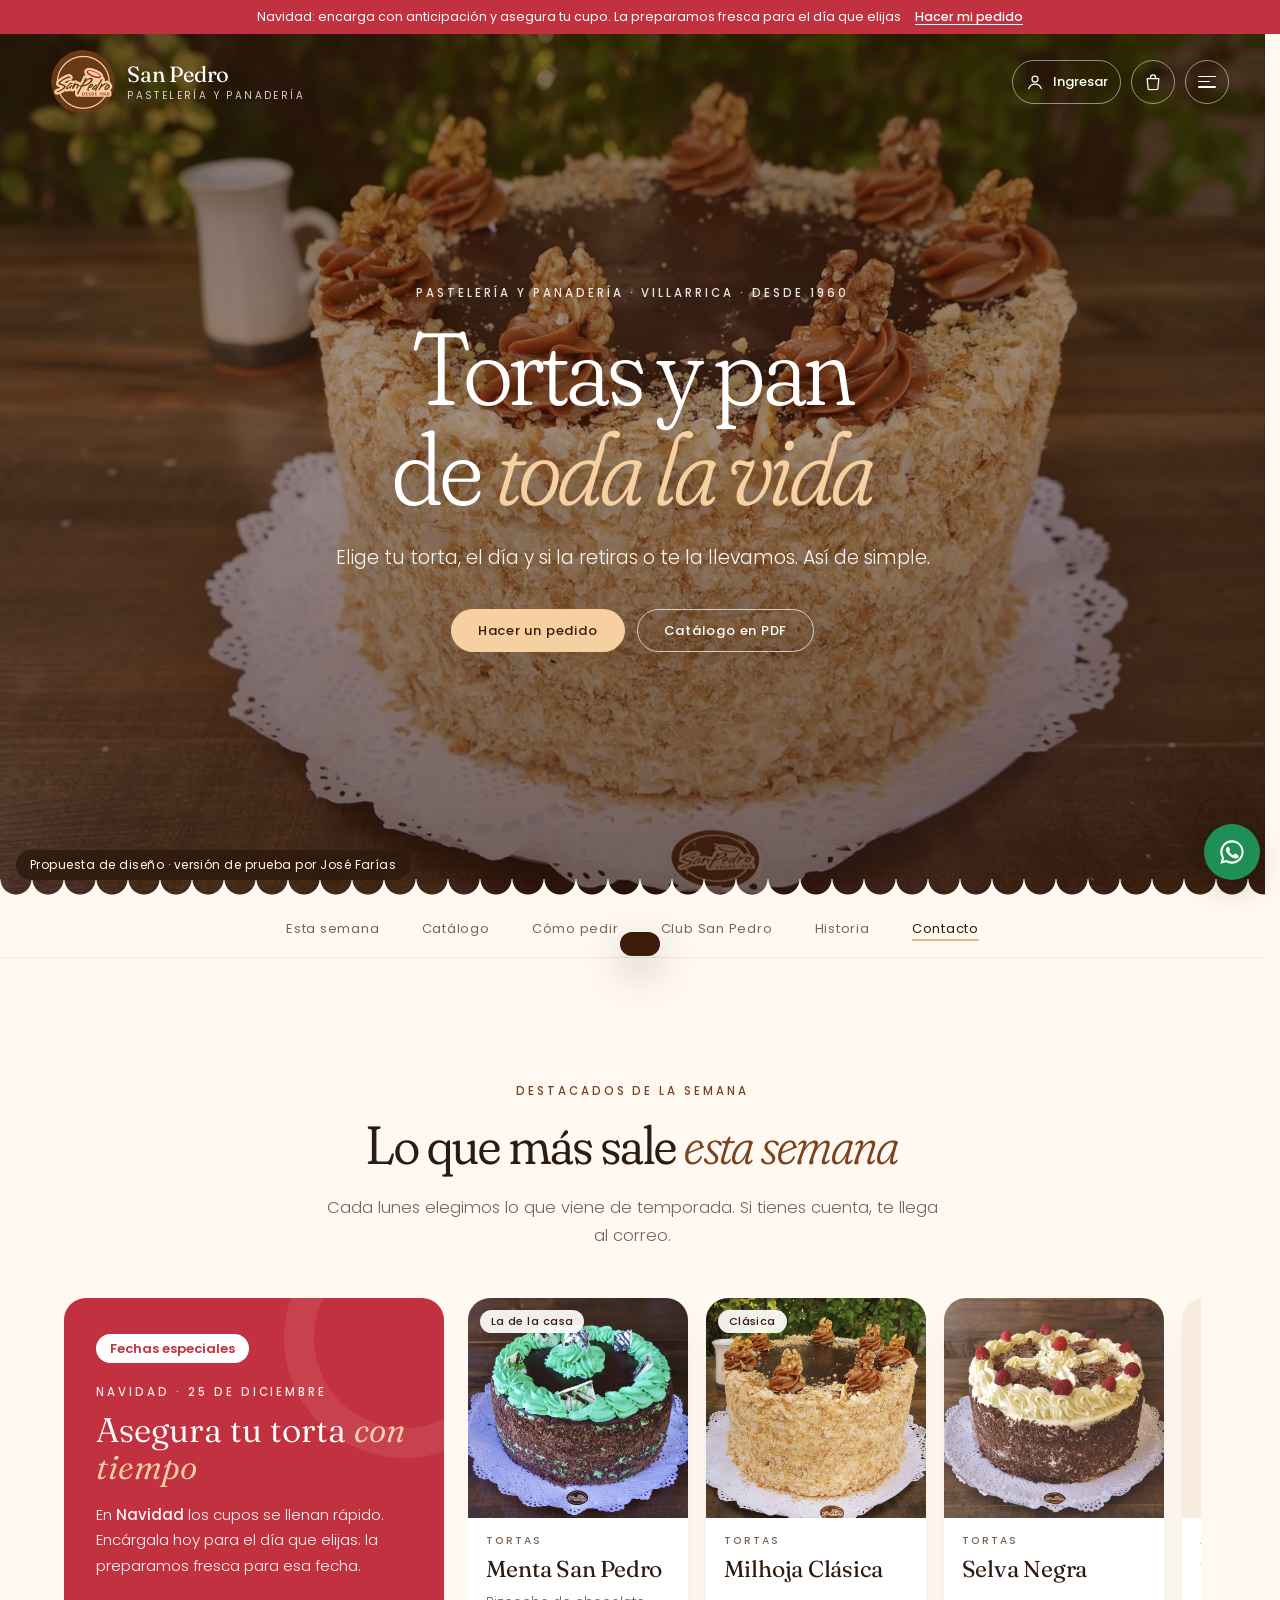
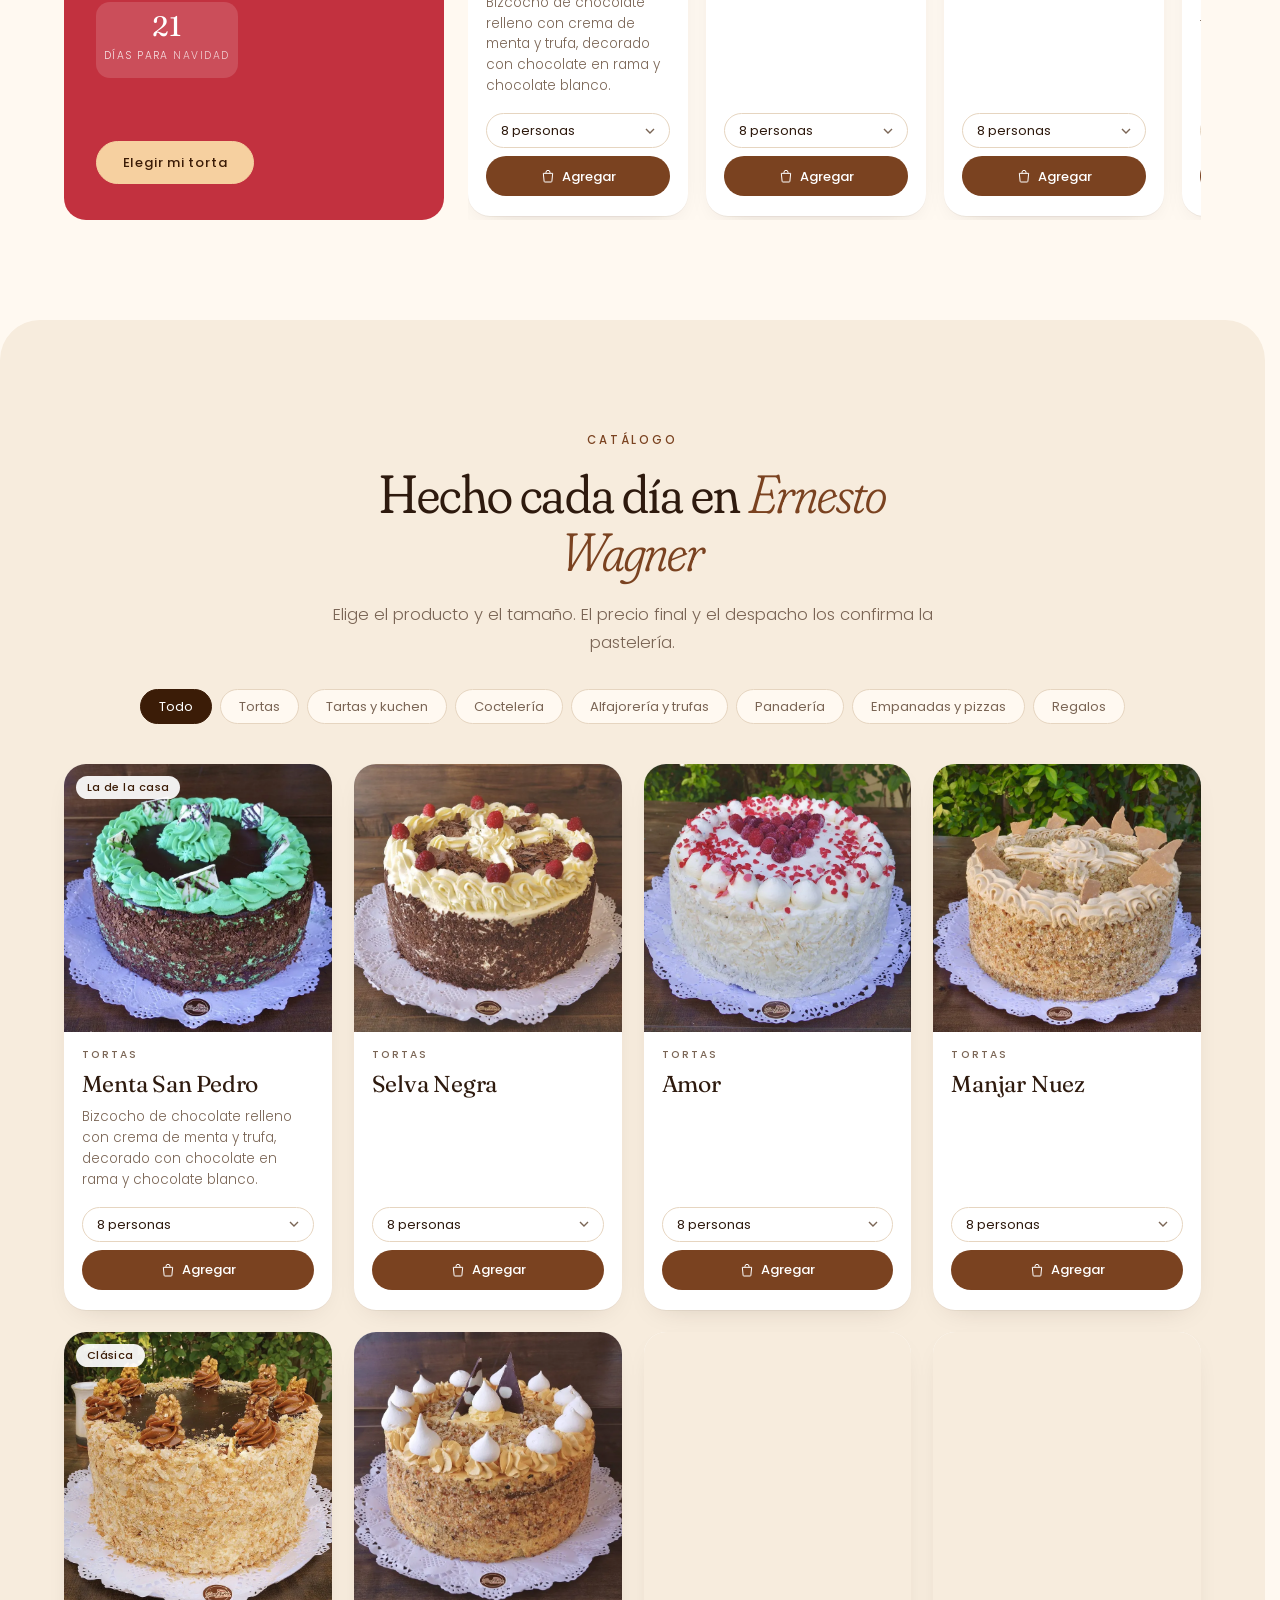
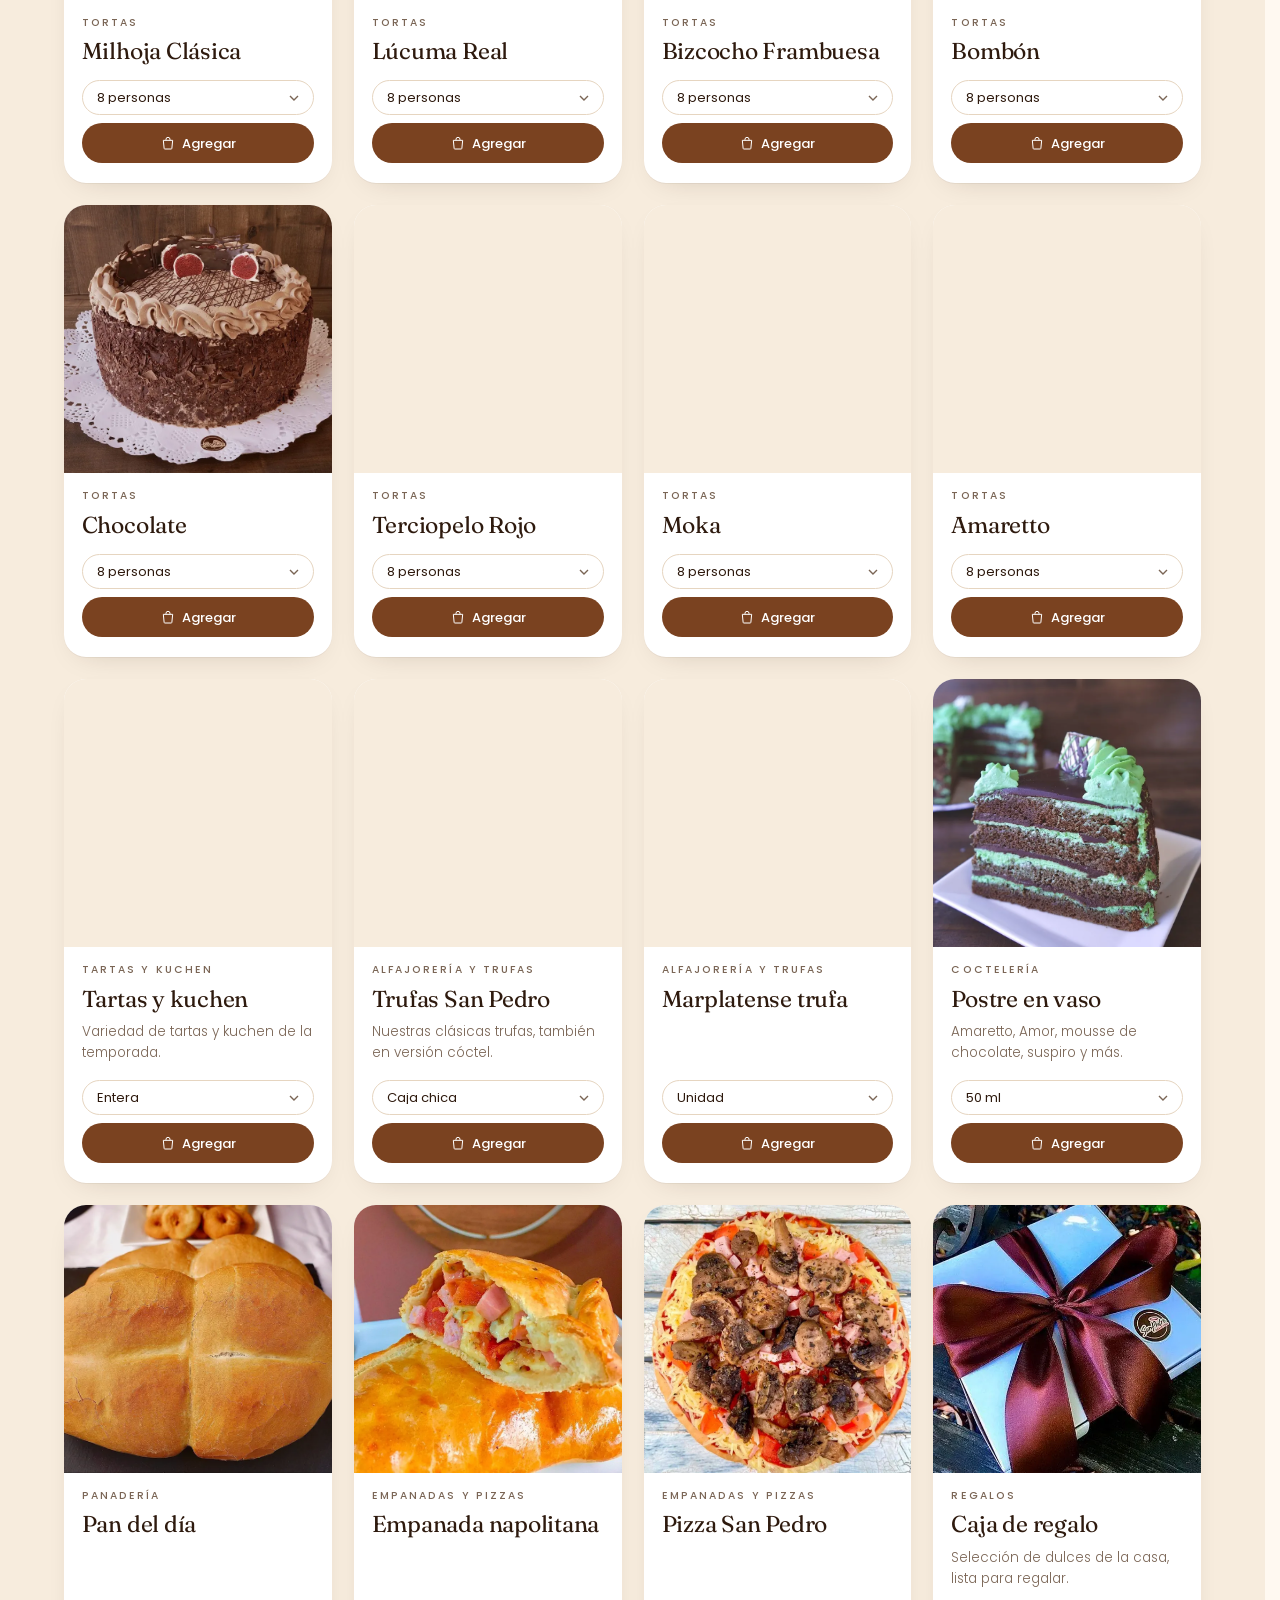
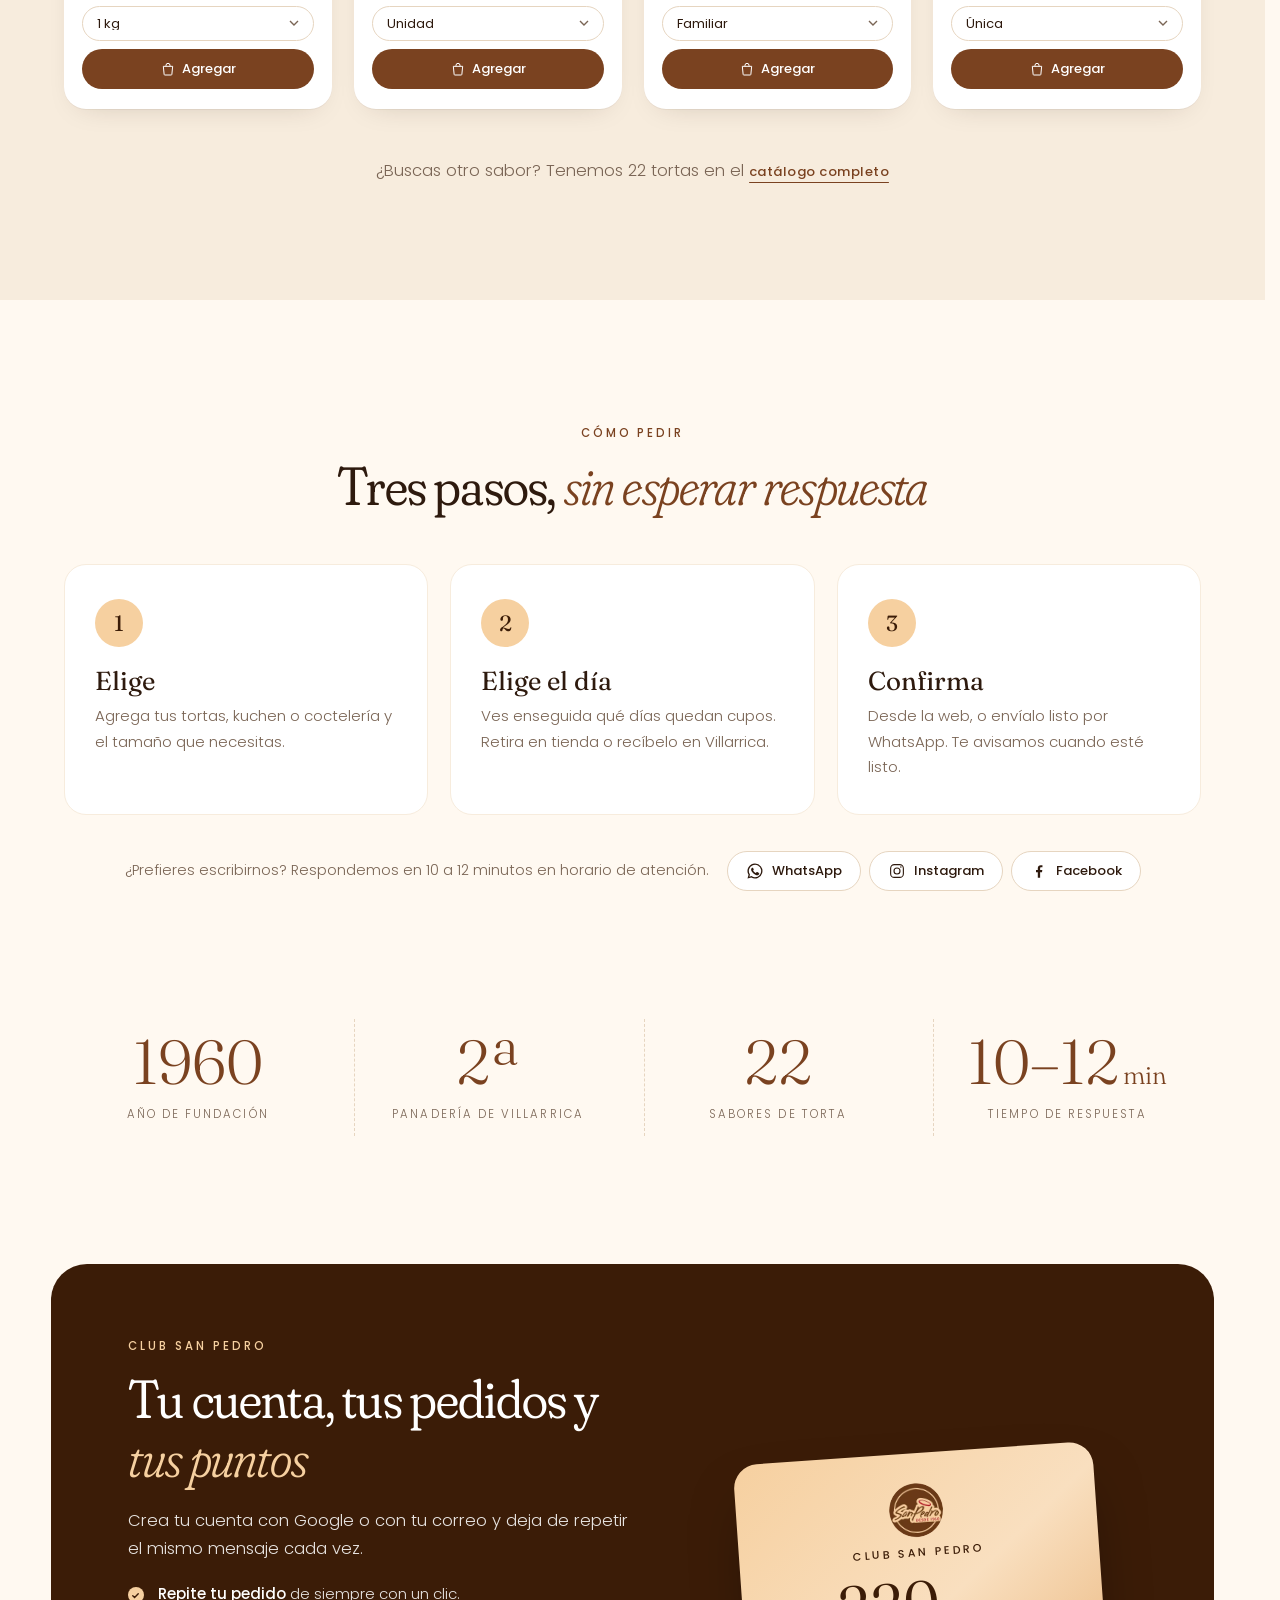
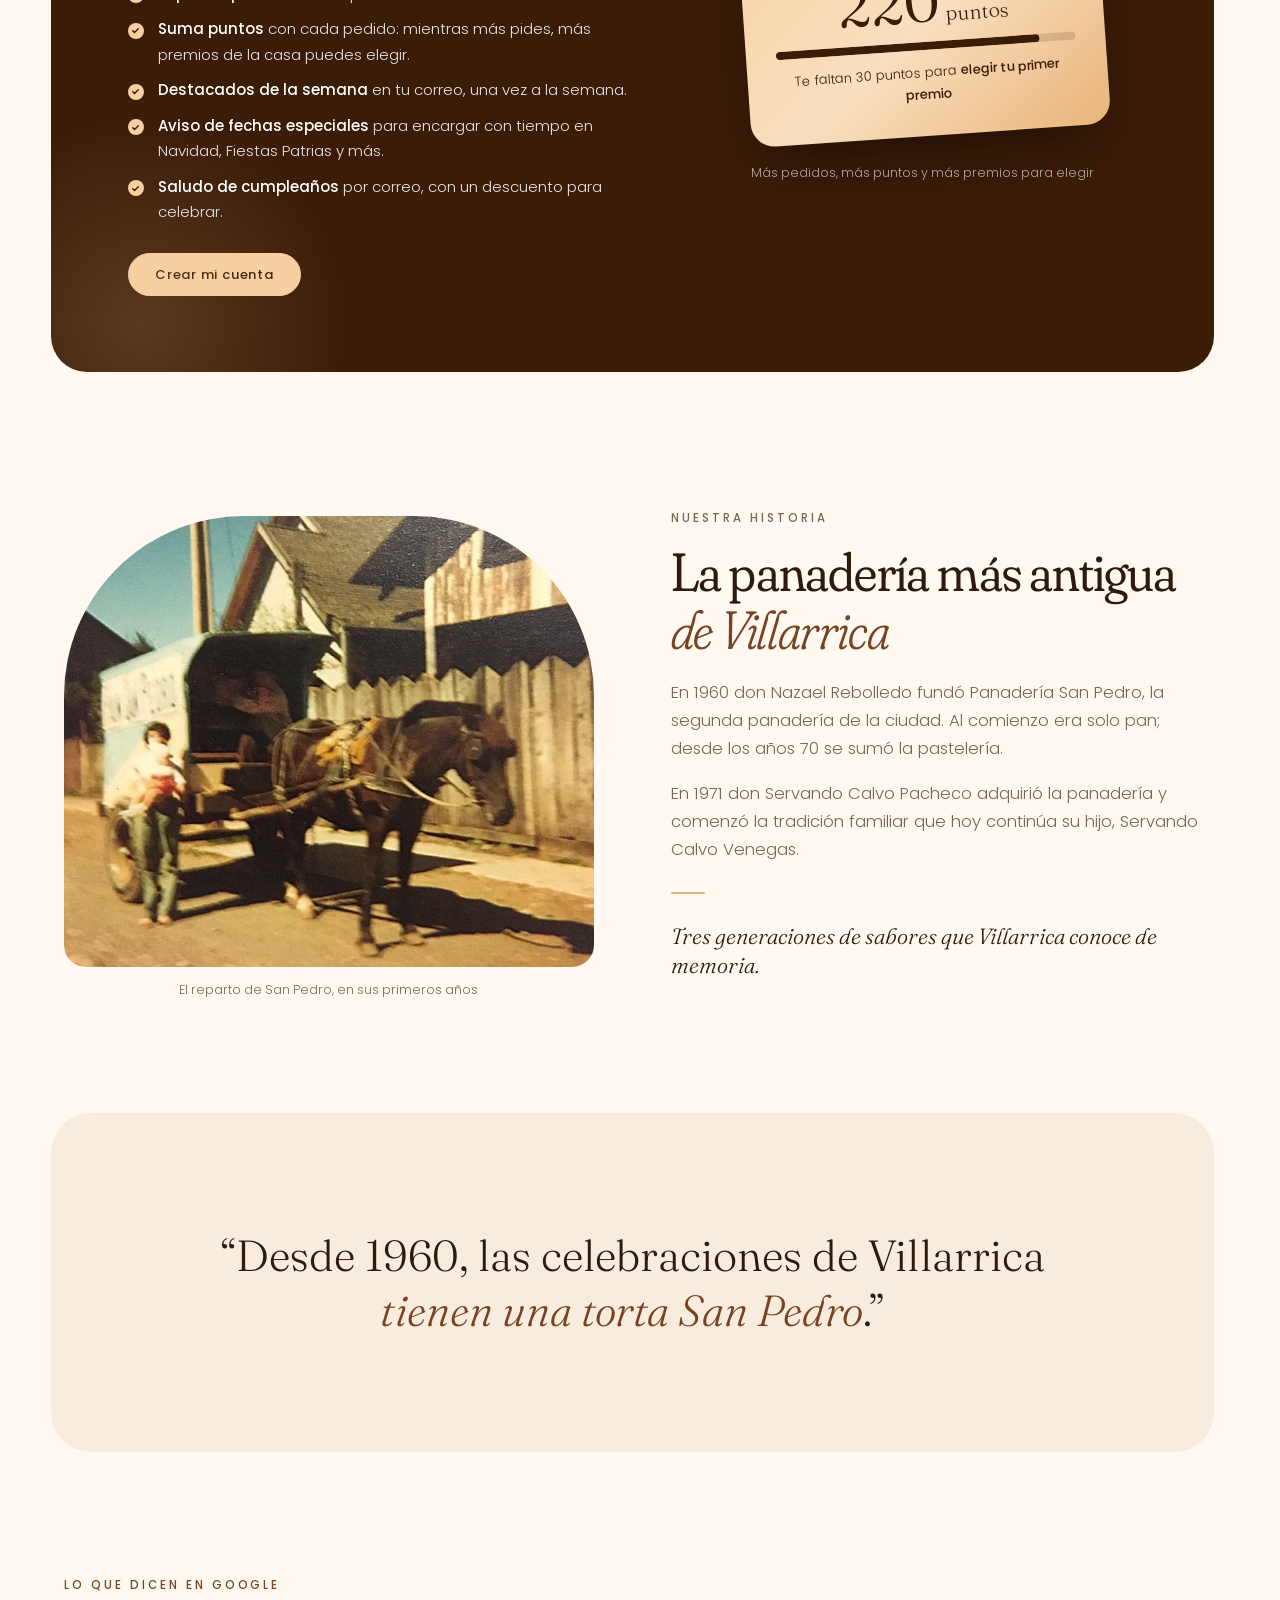
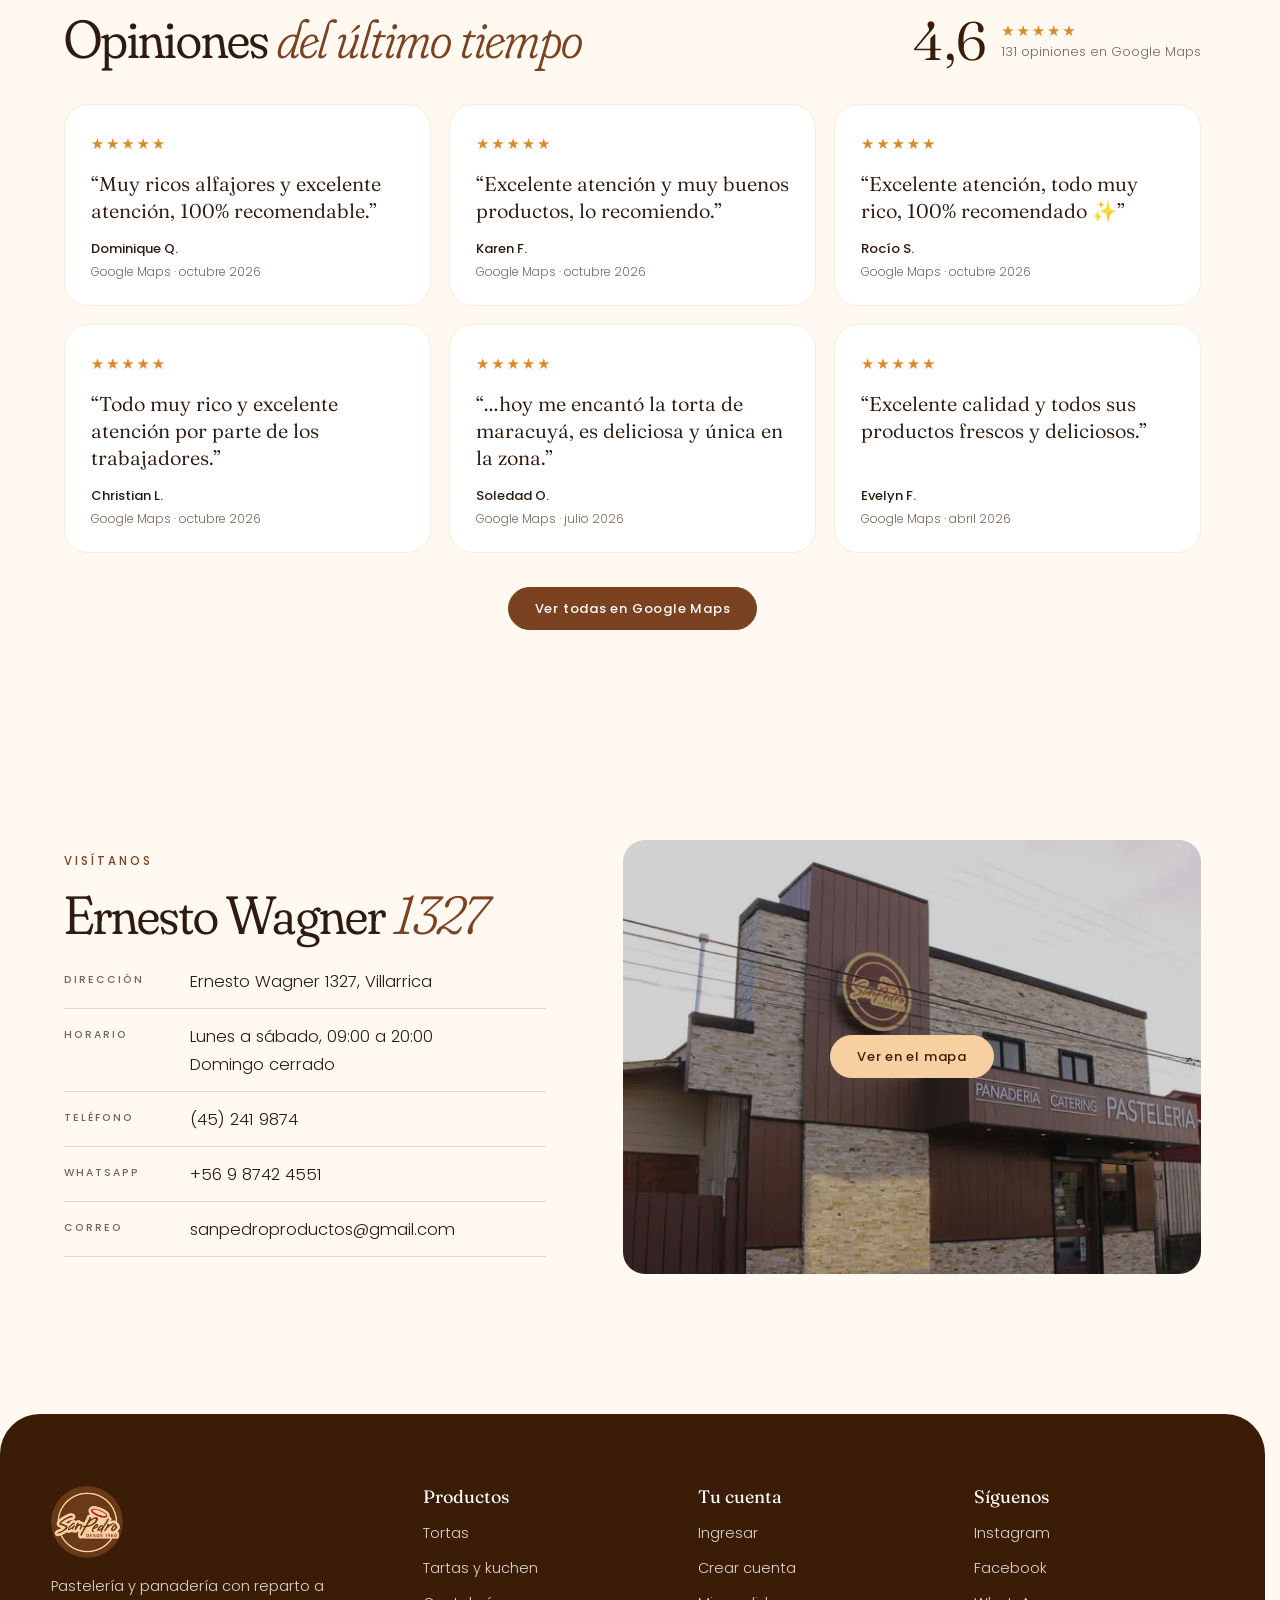
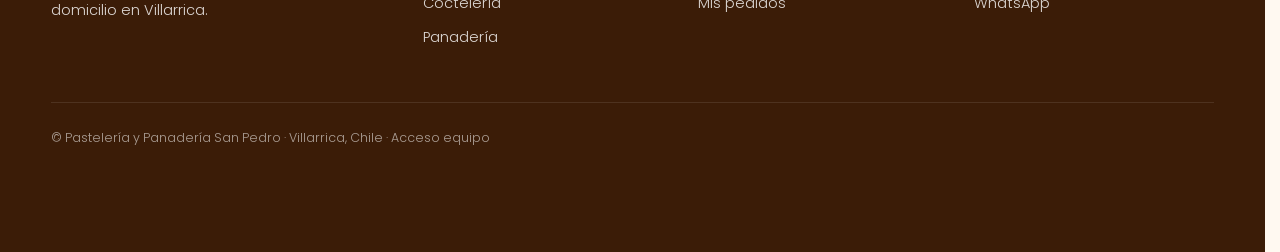
<file: index.html>
<!doctype html>
<html lang="es-CL">
<head>
<meta charset="utf-8">
<meta name="viewport" content="width=device-width, initial-scale=1, viewport-fit=cover">
<title>Pastelería San Pedro · Desde 1960 en Villarrica</title>
<meta name="robots" content="noindex, nofollow">
<meta name="description" content="Pastelería y panadería San Pedro, la más antigua de Villarrica. Tortas, kuchen, coctelería, pan y empanadas. Encarga en línea, elige el día y retira en tienda o recibe en casa.">
<meta name="theme-color" content="#3B1C07">
<meta property="og:type" content="website">
<meta property="og:title" content="Pastelería San Pedro · Desde 1960 en Villarrica">
<meta property="og:description" content="Tortas, kuchen, coctelería y pan de siempre. Encarga en línea y elige el día.">
<meta property="og:image" content="img/hero-1600.webp">
<meta name="twitter:card" content="summary_large_image">
<link rel="icon" href="img/favicon.png">
<link rel="preconnect" href="https://fonts.googleapis.com">
<link rel="preconnect" href="https://fonts.gstatic.com" crossorigin>
<link href="https://fonts.googleapis.com/css2?family=Fraunces:ital,opsz,wght@0,9..144,300..600;1,9..144,300..500&family=Poppins:wght@300;400;500;600&display=swap" rel="stylesheet">
<link rel="preload" as="image" href="img/hero-1600.webp" imagesrcset="img/hero-800.webp 800w, img/hero-1600.webp 1600w" imagesizes="100vw">
<link rel="stylesheet" href="styles.css?v=7">
<script type="application/ld+json">
{"@context":"https://schema.org","@type":"Bakery","name":"Pastelería y Panadería San Pedro","foundingDate":"1960","telephone":"+56452419874","email":"sanpedroproductos@gmail.com","address":{"@type":"PostalAddress","streetAddress":"Ernesto Wagner 1327","addressLocality":"Villarrica","addressRegion":"La Araucanía","addressCountry":"CL"},"openingHoursSpecification":[{"@type":"OpeningHoursSpecification","dayOfWeek":["Monday","Tuesday","Wednesday","Thursday","Friday","Saturday"],"opens":"09:00","closes":"20:00"}],"sameAs":["https://www.instagram.com/pasteleriasanpedrovillarrica/","https://www.facebook.com/deliciasdesanpedro/"]}
</script>
</head>
<body>
<svg width="0" height="0" style="position:absolute" aria-hidden="true">
  <symbol id="i-bag" viewBox="0 0 24 24"><path d="M5 8h14l-1.2 12.1a1 1 0 0 1-1 .9H7.2a1 1 0 0 1-1-.9L5 8Z M9 8V6.5a3 3 0 0 1 6 0V8" fill="none" stroke="currentColor" stroke-width="1.5" stroke-linejoin="round"/></symbol>
  <symbol id="i-user" viewBox="0 0 24 24"><circle cx="12" cy="8.5" r="3.6" fill="none" stroke="currentColor" stroke-width="1.5"/><path d="M4.5 20c1.2-3.6 4-5.4 7.5-5.4s6.3 1.8 7.5 5.4" fill="none" stroke="currentColor" stroke-width="1.5" stroke-linecap="round"/></symbol>
  <symbol id="i-wa" viewBox="0 0 24 24"><path fill="currentColor" d="M12 2a10 10 0 0 0-8.6 15.1L2 22l5-1.3A10 10 0 1 0 12 2Zm0 18.2a8.2 8.2 0 0 1-4.2-1.2l-.3-.2-3 .8.8-2.9-.2-.3A8.2 8.2 0 1 1 12 20.2Zm4.5-6.1c-.2-.1-1.5-.7-1.7-.8s-.4-.1-.6.1-.7.8-.8 1-.3.2-.5.1a6.7 6.7 0 0 1-3.3-2.9c-.3-.4.3-.4.7-1.3.1-.2 0-.3 0-.4l-.8-1.8c-.2-.5-.4-.4-.6-.4h-.5a1 1 0 0 0-.7.3 3 3 0 0 0-.9 2.2 5.2 5.2 0 0 0 1.1 2.8 11.9 11.9 0 0 0 4.6 4c1.7.7 2.3.8 3.2.6a2.7 2.7 0 0 0 1.8-1.2 2.2 2.2 0 0 0 .1-1.2c0-.1-.2-.2-.4-.3Z"/></symbol>
  <symbol id="i-ig" viewBox="0 0 24 24"><rect x="3.5" y="3.5" width="17" height="17" rx="5" fill="none" stroke="currentColor" stroke-width="1.5"/><circle cx="12" cy="12" r="4" fill="none" stroke="currentColor" stroke-width="1.5"/><circle cx="17.2" cy="6.8" r="1" fill="currentColor"/></symbol>
  <symbol id="i-fb" viewBox="0 0 24 24"><path fill="currentColor" d="M13.5 21v-7.5H16l.4-3h-2.9V8.6c0-.9.3-1.5 1.5-1.5h1.6V4.4a21 21 0 0 0-2.3-.1c-2.3 0-3.9 1.4-3.9 4v2.2H8v3h2.4V21h3.1Z"/></symbol>
  <symbol id="i-google" viewBox="0 0 24 24"><path fill="#EA4335" d="M12 10.2v3.9h5.4c-.2 1.3-1.6 3.8-5.4 3.8a6 6 0 0 1 0-12c1.9 0 3.1.8 3.8 1.5l2.6-2.5A9.6 9.6 0 0 0 12 2.4a9.6 9.6 0 1 0 0 19.2c5.5 0 9.2-3.9 9.2-9.4 0-.6 0-1.1-.2-1.6H12Z"/></symbol>
  <symbol id="i-check" viewBox="0 0 24 24"><path d="m5 12.5 4.5 4.5L19 7.5" fill="none" stroke="currentColor" stroke-width="1.8" stroke-linecap="round" stroke-linejoin="round"/></symbol>
  <symbol id="i-star" viewBox="0 0 24 24"><path fill="currentColor" d="m12 3 2.6 5.6 6 .7-4.5 4.1 1.2 6L12 16.4 6.7 19.4l1.2-6L3.4 9.3l6-.7L12 3Z"/></symbol>
</svg>

<a class="skip" href="#catalogo">Saltar al catálogo</a>

<header class="header" id="header">
  <div class="announce" id="announce" hidden>
    <span data-promo-text></span>
    <a href="#catalogo" class="announce__link">Hacer mi pedido</a>
  </div>
  <div class="header__bar">
    <a class="brand" href="#top" aria-label="Pastelería San Pedro, inicio">
      <img class="brand__logo" src="img/logo-128.webp" srcset="img/logo-128.webp 1x, img/logo-256.webp 2x" alt="San Pedro desde 1960" width="64" height="64">
      <span class="brand__text"><b>San Pedro</b><small>Pastelería y panadería</small></span>
    </a>
    <div class="header__actions">
      <button class="icon-btn" id="account-btn" aria-label="Mi cuenta"><svg><use href="#i-user"/></svg><span class="icon-btn__label" data-account-label>Ingresar</span></button>
      <button class="icon-btn icon-btn--bag" id="bag-btn" aria-label="Tu pedido"><svg><use href="#i-bag"/></svg><span class="bag-count" data-bag-count hidden>0</span></button>
      <button class="burger" id="burger" aria-label="Abrir menú" aria-controls="menu" aria-expanded="false">
        <span class="burger__lines"><span></span><span></span><span></span></span>
      </button>
    </div>
  </div>
  <div class="account-menu" id="account-menu" hidden>
    <p class="account-menu__hi">Hola, <b data-user-name></b></p>
    <a href="cuenta.html">Mi cuenta</a>
    <a href="cuenta.html#pedidos">Mis pedidos</a>
    <a href="cuenta.html#puntos">Mis puntos</a>
    <button type="button" data-logout>Cerrar sesión</button>
  </div>
</header>

<main id="top">
  <!-- Portada -->
  <section class="hero" aria-label="Portada">
    <div class="hero__media">
      <img src="img/hero-1600.webp" srcset="img/hero-800.webp 800w, img/hero-1600.webp 1600w" sizes="100vw" alt="Torta de San Pedro sobre mesa de madera" fetchpriority="high" decoding="async">
    </div>
    <div class="hero__content">
      <p class="eyebrow eyebrow--light">Pastelería y panadería · Villarrica · Desde 1960</p>
      <h1 class="hero__title">Tortas y pan<br>de <em>toda la vida</em></h1>
      <p class="hero__lead">Elige tu torta, el día y si la retiras o te la llevamos. Así de simple.</p>
      <div class="hero__cta">
        <a class="btn btn--cream" href="#catalogo">Hacer un pedido</a>
        <a class="btn btn--ghost" href="https://www.pasteleriasanpedro.cl/wp-content/uploads/2026/01/Catalogo-San-Pedro.pdf" target="_blank" rel="noopener">Catálogo en PDF</a>
      </div>
    </div>
    <div class="scallop" aria-hidden="true"></div>
  </section>

  <nav class="subnav" aria-label="Secciones">
    <a href="#semana">Esta semana</a><a href="#catalogo">Catálogo</a><a href="#como-pedir">Cómo pedir</a><a href="#club">Club San Pedro</a><a href="#historia">Historia</a><a href="#contacto">Contacto</a>
  </nav>

  <!-- Destacados de la semana + promo de temporada -->
  <section class="week" id="semana">
    <div class="section-head reveal">
      <p class="eyebrow">Destacados de la semana</p>
      <h2 class="title">Lo que más sale <em>esta semana</em></h2>
      <p class="section-head__text">Cada lunes elegimos lo que viene de temporada. Si tienes cuenta, te llega al correo.</p>
    </div>
    <div class="week__grid">
      <article class="promo reveal" id="promo-card">
        <p class="promo__badge">Fechas especiales</p>
        <p class="eyebrow eyebrow--light" data-promo-name></p>
        <h3 class="promo__title">Asegura tu torta <em>con tiempo</em></h3>
        <p class="promo__text">En <b data-promo-name-low></b> los cupos se llenan rápido. Encárgala hoy para el día que elijas: la preparamos fresca para esa fecha.</p>
        <div class="countdown" data-countdown><div><b data-cd-d>0</b><span>días para <span data-promo-name-short></span></span></div></div>
        <a class="btn btn--cream" href="#catalogo" data-filter-link="tortas">Elegir mi torta</a>
      </article>
      <div class="week__rail" data-week-rail></div>
    </div>
  </section>

  <!-- Catálogo -->
  <section class="catalog" id="catalogo">
    <div class="section-head reveal">
      <p class="eyebrow">Catálogo</p>
      <h2 class="title">Hecho cada día en <em>Ernesto Wagner</em></h2>
      <p class="section-head__text">Elige el producto y el tamaño. El precio final y el despacho los confirma la pastelería.</p>
    </div>
    <div class="filters" role="tablist" aria-label="Filtrar catálogo" data-filters></div>
    <div class="products" data-products></div>
    <p class="catalog__more">¿Buscas otro sabor? Tenemos 22 tortas en el <a class="link" href="https://www.pasteleriasanpedro.cl/wp-content/uploads/2026/01/Catalogo-San-Pedro.pdf" target="_blank" rel="noopener">catálogo completo</a></p>
  </section>

  <!-- Cómo pedir -->
  <section class="how" id="como-pedir">
    <div class="section-head reveal">
      <p class="eyebrow">Cómo pedir</p>
      <h2 class="title">Tres pasos, <em>sin esperar respuesta</em></h2>
    </div>
    <ol class="steps">
      <li class="step reveal"><span class="step__n">1</span><h3>Elige</h3><p>Agrega tus tortas, kuchen o coctelería y el tamaño que necesitas.</p></li>
      <li class="step reveal" style="--d:.1s"><span class="step__n">2</span><h3>Elige el día</h3><p>Ves enseguida qué días quedan cupos. Retira en tienda o recíbelo en Villarrica.</p></li>
      <li class="step reveal" style="--d:.2s"><span class="step__n">3</span><h3>Confirma</h3><p>Desde la web, o envíalo listo por WhatsApp. Te avisamos cuando esté listo.</p></li>
    </ol>
    <div class="channels reveal">
      <p>¿Prefieres escribirnos? Respondemos en 10 a 12 minutos en horario de atención.</p>
      <div class="channels__btns">
        <a class="chip-btn" href="https://wa.me/56987424551?text=Hola,%20me%20interesa%20comprar%20un%20producto" target="_blank" rel="noopener"><svg><use href="#i-wa"/></svg>WhatsApp</a>
        <a class="chip-btn" href="https://www.instagram.com/pasteleriasanpedrovillarrica/" target="_blank" rel="noopener"><svg><use href="#i-ig"/></svg>Instagram</a>
        <a class="chip-btn" href="https://www.facebook.com/deliciasdesanpedro/" target="_blank" rel="noopener"><svg><use href="#i-fb"/></svg>Facebook</a>
      </div>
    </div>
  </section>

  <!-- Cifras -->
  <section class="stats" aria-label="San Pedro en cifras">
    <div class="stat reveal"><span class="stat__n" data-count="1960">1960</span><span class="stat__l">Año de fundación</span></div>
    <div class="stat reveal" style="--d:.08s"><span class="stat__n">2ª</span><span class="stat__l">Panadería de Villarrica</span></div>
    <div class="stat reveal" style="--d:.16s"><span class="stat__n" data-count="22">22</span><span class="stat__l">Sabores de torta</span></div>
    <div class="stat reveal" style="--d:.24s"><span class="stat__n">10–12<small>min</small></span><span class="stat__l">Tiempo de respuesta</span></div>
  </section>

  <!-- Club San Pedro (cuenta + puntos) -->
  <section class="club" id="club">
    <div class="club__inner">
      <div class="club__text reveal">
        <p class="eyebrow eyebrow--peach">Club San Pedro</p>
        <h2 class="title title--light">Tu cuenta, tus pedidos y <em>tus puntos</em></h2>
        <p>Crea tu cuenta con Google o con tu correo y deja de repetir el mismo mensaje cada vez.</p>
        <ul class="perks">
          <li><b>Repite tu pedido</b> de siempre con un clic.</li>
          <li><b>Suma puntos</b> con cada pedido: mientras más pides, más premios de la casa puedes elegir.</li>
          <li><b>Destacados de la semana</b> en tu correo, una vez a la semana.</li>
          <li><b>Aviso de fechas especiales</b> para encargar con tiempo en Navidad, Fiestas Patrias y más.</li>
          <li><b>Saludo de cumpleaños</b> por correo, con un descuento para celebrar.</li>
        </ul>
        <button class="btn btn--cream" data-open-auth="register">Crear mi cuenta</button>
      </div>
      <div class="club__card reveal" style="--d:.15s" aria-hidden="true">
        <div class="loyalty">
          <img src="img/logo-128.webp" alt="" width="54" height="54">
          <p class="loyalty__name">Club San Pedro</p>
          <p class="loyalty__pts"><b>220</b> puntos</p>
          <div class="loyalty__bar"><span style="width:88%"></span></div>
          <p class="loyalty__next">Te faltan 30 puntos para <b>elegir tu primer premio</b></p>
        </div>
        <p class="club__note">Más pedidos, más puntos y más premios para elegir</p>
      </div>
    </div>
  </section>

  <!-- Historia -->
  <section class="story" id="historia">
    <figure class="story__img reveal">
      <img src="img/historia-800.webp" srcset="img/historia-800.webp 800w, img/historia-1600.webp 1600w" sizes="(max-width:1000px) 100vw, 45vw" alt="Antiguo carro de reparto de Panadería San Pedro" loading="lazy" decoding="async">
      <figcaption>El reparto de San Pedro, en sus primeros años</figcaption>
    </figure>
    <div class="story__text reveal" style="--d:.1s">
      <p class="eyebrow">Nuestra historia</p>
      <h2 class="title">La panadería más antigua <em>de Villarrica</em></h2>
      <p>En 1960 don Nazael Rebolledo fundó Panadería San Pedro, la segunda panadería de la ciudad. Al comienzo era solo pan; desde los años 70 se sumó la pastelería.</p>
      <p>En 1971 don Servando Calvo Pacheco adquirió la panadería y comenzó la tradición familiar que hoy continúa su hijo, Servando Calvo Venegas.</p>
      <span class="dash dash--left"></span>
      <p class="story__sign">Tres generaciones de sabores que Villarrica conoce de memoria.</p>
    </div>
  </section>

  <section class="quote">
    <p class="reveal">“Desde 1960, las celebraciones de Villarrica <em>tienen una torta San Pedro</em>.”</p>
  </section>

  <!-- Reseñas de Google -->
  <section class="reviews" id="resenas">
    <div class="reviews__head reveal">
      <div>
        <p class="eyebrow">Lo que dicen en Google</p>
        <h2 class="title">Opiniones <em>del último tiempo</em></h2>
      </div>
      <div class="reviews__score">
        <b>4,6</b>
        <span><span class="review__stars" aria-hidden="true">★★★★★</span><br>131 opiniones en Google Maps</span>
      </div>
    </div>
    <div class="reviews__rail">
      <figure class="review reveal" style="--d:0.00s">
        <span class="review__stars" aria-label="5 de 5 estrellas">★★★★★</span>
        <blockquote>“Muy ricos alfajores y excelente atención, 100% recomendable.”</blockquote>
        <figcaption><b>Dominique Q.</b><span>Google Maps · octubre 2026</span></figcaption>
      </figure>
      <figure class="review reveal" style="--d:0.06s">
        <span class="review__stars" aria-label="5 de 5 estrellas">★★★★★</span>
        <blockquote>“Excelente atención y muy buenos productos, lo recomiendo.”</blockquote>
        <figcaption><b>Karen F.</b><span>Google Maps · octubre 2026</span></figcaption>
      </figure>
      <figure class="review reveal" style="--d:0.12s">
        <span class="review__stars" aria-label="5 de 5 estrellas">★★★★★</span>
        <blockquote>“Excelente atención, todo muy rico, 100% recomendado ✨”</blockquote>
        <figcaption><b>Rocío S.</b><span>Google Maps · octubre 2026</span></figcaption>
      </figure>
      <figure class="review reveal" style="--d:0.18s">
        <span class="review__stars" aria-label="5 de 5 estrellas">★★★★★</span>
        <blockquote>“Todo muy rico y excelente atención por parte de los trabajadores.”</blockquote>
        <figcaption><b>Christian L.</b><span>Google Maps · octubre 2026</span></figcaption>
      </figure>
      <figure class="review reveal" style="--d:0.24s">
        <span class="review__stars" aria-label="5 de 5 estrellas">★★★★★</span>
        <blockquote>“…hoy me encantó la torta de maracuyá, es deliciosa y única en la zona.”</blockquote>
        <figcaption><b>Soledad O.</b><span>Google Maps · julio 2026</span></figcaption>
      </figure>
      <figure class="review reveal" style="--d:0.30s">
        <span class="review__stars" aria-label="5 de 5 estrellas">★★★★★</span>
        <blockquote>“Excelente calidad y todos sus productos frescos y deliciosos.”</blockquote>
        <figcaption><b>Evelyn F.</b><span>Google Maps · abril 2026</span></figcaption>
      </figure>
    </div>
    <div class="reviews__cta reveal">
      <a class="btn btn--solid" href="https://maps.google.com/?cid=3082911257442339726" target="_blank" rel="noopener">Ver todas en Google Maps</a>
    </div>
  </section>

  <!-- Contacto -->
  <section class="contact" id="contacto">
    <div class="reveal">
      <p class="eyebrow">Visítanos</p>
      <h2 class="title">Ernesto Wagner <em>1327</em></h2>
      <dl class="contact__list">
        <div><dt>Dirección</dt><dd>Ernesto Wagner 1327, Villarrica</dd></div>
        <div><dt>Horario</dt><dd>Lunes a sábado, 09:00 a 20:00<br>Domingo cerrado</dd></div>
        <div><dt>Teléfono</dt><dd><a href="tel:+56452419874">(45) 241 9874</a></dd></div>
        <div><dt>WhatsApp</dt><dd><a href="https://wa.me/56987424551" target="_blank" rel="noopener">+56 9 8742 4551</a></dd></div>
        <div><dt>Correo</dt><dd><a href="mailto:sanpedroproductos@gmail.com">sanpedroproductos@gmail.com</a></dd></div>
      </dl>
    </div>
    <div class="contact__map reveal" style="--d:.1s">
      <button class="map-facade" type="button" data-map aria-label="Ver mapa">
        <img src="img/local-800.webp" srcset="img/local-800.webp 800w, img/local-1600.webp 1600w" sizes="(max-width:1000px) 100vw, 50vw" alt="Local de San Pedro en Ernesto Wagner" loading="lazy" decoding="async">
        <span class="btn btn--cream">Ver en el mapa</span>
      </button>
    </div>
  </section>
</main>

<footer class="footer">
  <div class="footer__brand">
    <img class="footer__logo" src="img/logo-128.webp" alt="San Pedro desde 1960" width="72" height="72" loading="lazy">
    <p>Pastelería y panadería con reparto a domicilio en Villarrica.</p>
  </div>
  <nav class="footer__nav" aria-label="Pie">
    <b>Productos</b><a href="#catalogo">Tortas</a><a href="#catalogo">Tartas y kuchen</a><a href="#catalogo">Coctelería</a><a href="#catalogo">Panadería</a>
  </nav>
  <nav class="footer__nav" aria-label="Cuenta">
    <b>Tu cuenta</b><button type="button" data-open-auth="login">Ingresar</button><button type="button" data-open-auth="register">Crear cuenta</button><a href="cuenta.html#pedidos">Mis pedidos</a>
  </nav>
  <div class="footer__social">
    <b>Síguenos</b>
    <a href="https://www.instagram.com/pasteleriasanpedrovillarrica/" target="_blank" rel="noopener">Instagram</a>
    <a href="https://www.facebook.com/deliciasdesanpedro/" target="_blank" rel="noopener">Facebook</a>
    <a href="https://wa.me/56987424551" target="_blank" rel="noopener">WhatsApp</a>
  </div>
  <p class="footer__legal">© Pastelería y Panadería San Pedro · Villarrica, Chile · <a href="admin.html">Acceso equipo</a></p>
</footer>

<a class="wa" href="https://wa.me/56987424551?text=Hola,%20me%20interesa%20comprar%20un%20producto" target="_blank" rel="noopener" aria-label="Escríbenos por WhatsApp"><svg><use href="#i-wa"/></svg></a>

<div class="veil" id="veil"></div>

<!-- Menú lateral -->
<nav class="panel menu" id="menu" aria-hidden="true" aria-label="Menú">
  <button class="panel__close" data-close-panel>Cerrar <i></i></button>
  <div class="panel__body">
    <ul class="menu__list">
      <li><a href="#semana"><span class="menu__num">01</span>Esta semana</a></li>
      <li><a href="#catalogo"><span class="menu__num">02</span>Catálogo</a></li>
      <li><a href="#como-pedir"><span class="menu__num">03</span>Cómo pedir</a></li>
      <li><a href="#club"><span class="menu__num">04</span>Club San Pedro</a></li>
      <li><a href="#historia"><span class="menu__num">05</span>Historia</a></li>
      <li><a href="#contacto"><span class="menu__num">06</span>Contacto</a></li>
    </ul>
    <div class="menu__foot">
      <p class="menu__contact"><a href="tel:+56452419874">(45) 241 9874</a><a href="https://wa.me/56987424551" target="_blank" rel="noopener">WhatsApp +56 9 8742 4551</a><span>Lunes a sábado, 09:00 a 20:00</span></p>
    </div>
  </div>
</nav>

<!-- Panel del pedido -->
<aside class="panel book" id="pedido" aria-hidden="true" aria-label="Tu pedido">
  <button class="panel__close" data-close-panel>Cerrar <i></i></button>
  <div class="panel__body">
    <p class="eyebrow">Tu pedido</p>
    <h2 class="book__title">Ya casi <em>está listo</em></h2>
    <div class="cart" data-cart></div>
    <form class="bform" data-checkout novalidate>
      <fieldset class="field">
        <legend>¿Para qué día?</legend>
        <div class="days" data-days></div>
        <p class="days__legend"><i class="d-ok"></i>Hay cupos <i class="d-pocos"></i>Quedan pocos <i class="d-off"></i>Completo o cerrado</p>
        <p class="days__note" data-day-note hidden></p>
        <p class="days__hint">Cada producto tiene sus cupos por día: los días cambian según lo que lleves.</p>
      </fieldset>
      <div class="seg" role="radiogroup" aria-label="Entrega">
        <label><input type="radio" name="mode" value="Retiro en tienda" checked><span>Retiro en tienda</span></label>
        <label><input type="radio" name="mode" value="Despacho"><span>Despacho en Villarrica</span></label>
      </div>
      <label class="field" data-address hidden><span>Dirección de despacho</span><input name="address" autocomplete="street-address" placeholder="Calle, número, sector"></label>
      <div class="bform__row">
        <label class="field"><span>Nombre</span><input name="name" autocomplete="name" required></label>
        <label class="field"><span>Teléfono</span><input name="phone" type="tel" autocomplete="tel" placeholder="+56 9" required></label>
      </div>
      <label class="field"><span>Mensaje en la torta o comentarios</span><input name="note" placeholder="Ej: “Feliz cumpleaños Ana”, sin nueces…"></label>
      <p class="bform__summary" data-summary>Agrega productos para continuar</p>
      <button class="btn btn--solid btn--block" type="submit" data-confirm>Confirmar pedido</button>
      <button class="btn btn--wa btn--block" type="button" data-send-wa><svg><use href="#i-wa"/></svg>Enviar por WhatsApp</button>
      <p class="bform__note" data-points-note>Con tu cuenta sumas puntos en cada pedido.</p>
    </form>
    <div class="done" data-done hidden>
      <span class="done__icon"><svg><use href="#i-check"/></svg></span>
      <h3 class="book__title">¡Pedido <em>recibido</em>!</h3>
      <p data-done-text></p>
      <a class="btn btn--solid" href="cuenta.html#pedidos">Ver mis pedidos</a>
      <button class="link" type="button" data-close-panel>Seguir mirando</button>
    </div>
  </div>
</aside>

<!-- Ingresar / crear cuenta -->
<div class="modal" id="auth" role="dialog" aria-modal="true" aria-labelledby="auth-title" hidden>
  <div class="modal__box">
    <button class="modal__x" type="button" data-close-auth aria-label="Cerrar">×</button>
    <img class="modal__logo" src="img/logo-128.webp" alt="" width="56" height="56">
    <h2 class="modal__title" id="auth-title">Bienvenido a <em>San Pedro</em></h2>
    <div class="tabs" role="tablist">
      <button role="tab" data-auth-tab="login" aria-selected="true">Ingresar</button>
      <button role="tab" data-auth-tab="register" aria-selected="false">Crear cuenta</button>
    </div>
    <button class="btn btn--google btn--block" type="button" data-google><svg><use href="#i-google"/></svg><span data-google-label>Continuar con Google</span></button>
    <p class="or"><span>o con tu correo</span></p>

    <form class="auth-form" data-form="login" novalidate>
      <label class="field"><span>Correo</span><input name="email" type="email" autocomplete="email" required></label>
      <label class="field"><span>Contraseña</span><input name="password" type="password" autocomplete="current-password" required minlength="6"></label>
      <button class="link link--sm" type="button">¿Olvidaste tu contraseña?</button>
      <p class="form-error" data-error></p>
      <button class="btn btn--solid btn--block" type="submit">Ingresar</button>
    </form>

    <form class="auth-form" data-form="register" novalidate hidden>
      <div class="bform__row">
        <label class="field"><span>Nombre</span><input name="name" autocomplete="given-name" required></label>
        <label class="field"><span>Teléfono</span><input name="phone" type="tel" autocomplete="tel" placeholder="+56 9"></label>
      </div>
      <label class="field"><span>Correo</span><input name="email" type="email" autocomplete="email" required></label>
      <div class="bform__row">
        <label class="field"><span>Contraseña</span><input name="password" type="password" autocomplete="new-password" required minlength="6"></label>
        <label class="field"><span>Cumpleaños <small>(para tu saludo y descuento)</small></span><input name="birthday" type="date"></label>
      </div>
      <label class="check"><input type="checkbox" name="promos"><span>Quiero recibir los destacados de la semana y promociones por correo (1 vez a la semana como máximo).</span></label>
      <label class="check"><input type="checkbox" name="terms" required><span>Acepto los términos y la política de privacidad.</span></label>
      <p class="form-error" data-error></p>
      <button class="btn btn--solid btn--block" type="submit">Crear cuenta</button>
    </form>

    <div class="demo-access">
      <p>Probar la demo como</p>
      <button type="button" class="chip-btn" data-demo-client>Cliente</button>
      <a class="chip-btn" href="admin.html">Administrador</a>
    </div>
  </div>
</div>

<div class="toast" id="toast" role="status" aria-live="polite"></div>

<p class="demo-tag">Propuesta de diseño · versión de prueba por José Farías</p>

<script src="data.js?v=5"></script>
<script src="main.js?v=5"></script>
</body>
</html>
</file>
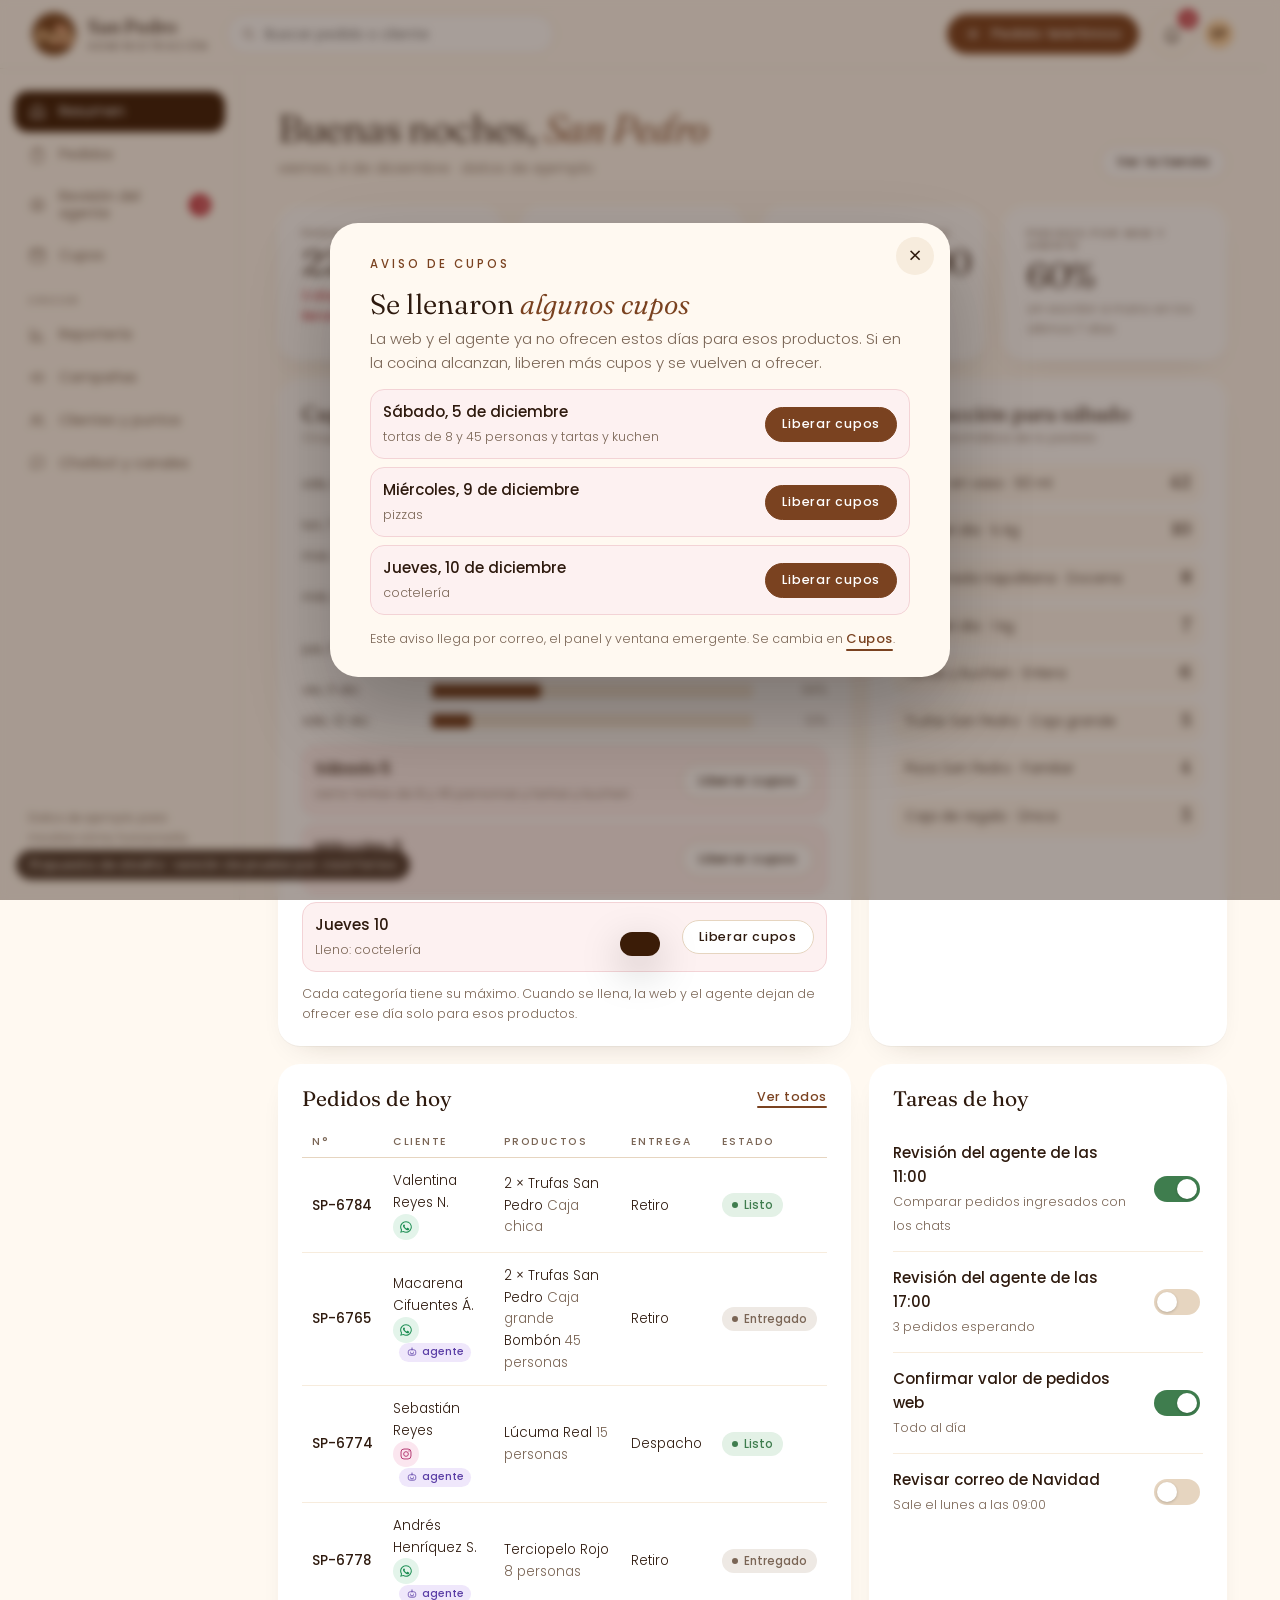
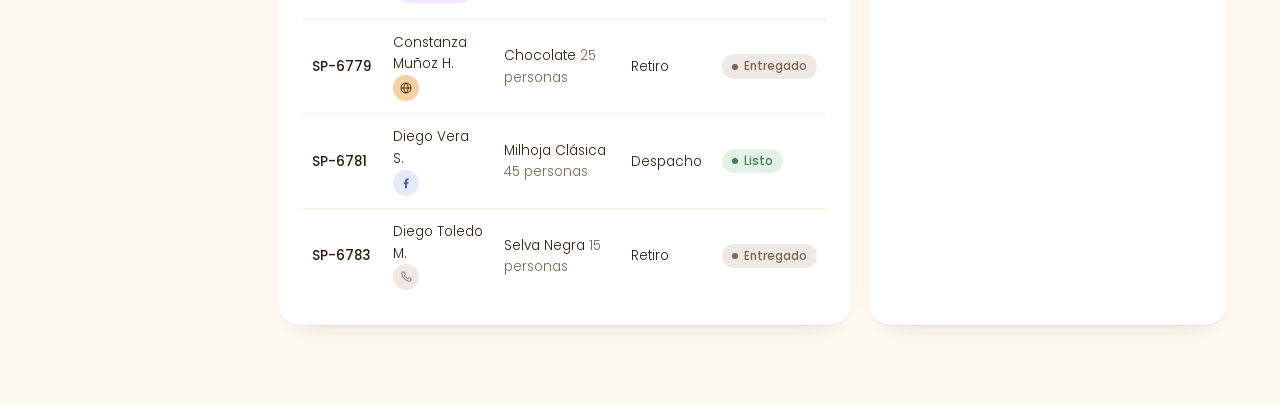
<file: admin.html>
<!doctype html>
<html lang="es-CL">
<head>
<meta charset="utf-8">
<meta name="viewport" content="width=device-width, initial-scale=1, viewport-fit=cover">
<title>Administración · Pastelería San Pedro</title>
<meta name="robots" content="noindex, nofollow">
<meta name="theme-color" content="#3B1C07">
<link rel="icon" href="img/favicon.png">
<link rel="preconnect" href="https://fonts.googleapis.com">
<link rel="preconnect" href="https://fonts.gstatic.com" crossorigin>
<link href="https://fonts.googleapis.com/css2?family=Fraunces:ital,opsz,wght@0,9..144,300..600;1,9..144,300..500&family=Poppins:wght@300;400;500;600&display=swap" rel="stylesheet">
<link rel="stylesheet" href="styles.css?v=5">
<link rel="stylesheet" href="app.css?v=5">
<link rel="stylesheet" href="admin.css?v=5">
</head>
<body class="app admin">
<svg width="0" height="0" style="position:absolute" aria-hidden="true">
  <symbol id="i-home" viewBox="0 0 24 24"><path d="M4 10.5 12 4l8 6.5V20h-5.5v-5h-5v5H4z" fill="none" stroke="currentColor" stroke-width="1.5" stroke-linejoin="round"/></symbol>
  <symbol id="i-bag" viewBox="0 0 24 24"><path d="M5 8h14l-1.2 12.1a1 1 0 0 1-1 .9H7.2a1 1 0 0 1-1-.9L5 8Z M9 8V6.5a3 3 0 0 1 6 0V8" fill="none" stroke="currentColor" stroke-width="1.5" stroke-linejoin="round"/></symbol>
  <symbol id="i-bot" viewBox="0 0 24 24"><rect x="4.5" y="7.5" width="15" height="11" rx="4" fill="none" stroke="currentColor" stroke-width="1.5"/><path d="M12 4v3.5M9 12.5h.01M15 12.5h.01M9.5 15.5h5" stroke="currentColor" stroke-width="1.8" stroke-linecap="round"/></symbol>
  <symbol id="i-cal" viewBox="0 0 24 24"><rect x="3.5" y="5" width="17" height="15" rx="3" fill="none" stroke="currentColor" stroke-width="1.5"/><path d="M3.5 10h17M8 3v4M16 3v4" stroke="currentColor" stroke-width="1.5" stroke-linecap="round"/></symbol>
  <symbol id="i-chart" viewBox="0 0 24 24"><path d="M4 20V4M4 20h16M8.5 16v-5M12.5 16V7.5M16.5 16v-3" fill="none" stroke="currentColor" stroke-width="1.6" stroke-linecap="round"/></symbol>
  <symbol id="i-mega" viewBox="0 0 24 24"><path d="M4 10v4h3l7 4V6L7 10H4Zm14-1.5a4 4 0 0 1 0 7" fill="none" stroke="currentColor" stroke-width="1.5" stroke-linejoin="round" stroke-linecap="round"/></symbol>
  <symbol id="i-users" viewBox="0 0 24 24"><circle cx="9" cy="9" r="3.3" fill="none" stroke="currentColor" stroke-width="1.5"/><path d="M3 19c.9-3 3.2-4.5 6-4.5s5.1 1.5 6 4.5M15.5 5.8a3.3 3.3 0 0 1 0 6.4M17.5 14.8c1.7.6 2.9 2 3.5 4.2" fill="none" stroke="currentColor" stroke-width="1.5" stroke-linecap="round"/></symbol>
  <symbol id="i-chat" viewBox="0 0 24 24"><path d="M5 18.5V6.5a2 2 0 0 1 2-2h10a2 2 0 0 1 2 2v8a2 2 0 0 1-2 2H8.5L5 18.5Z" fill="none" stroke="currentColor" stroke-width="1.5" stroke-linejoin="round"/></symbol>
  <symbol id="i-bell" viewBox="0 0 24 24"><path d="M6 16.5V11a6 6 0 0 1 12 0v5.5l1.5 2h-15zM10 20.5a2 2 0 0 0 4 0" fill="none" stroke="currentColor" stroke-width="1.5" stroke-linejoin="round"/></symbol>
  <symbol id="i-search" viewBox="0 0 24 24"><circle cx="11" cy="11" r="6.5" fill="none" stroke="currentColor" stroke-width="1.7"/><path d="m16 16 4 4" stroke="currentColor" stroke-width="1.7" stroke-linecap="round"/></symbol>
  <symbol id="i-plus" viewBox="0 0 24 24"><path d="M12 5v14M5 12h14" stroke="currentColor" stroke-width="1.8" stroke-linecap="round"/></symbol>
  <symbol id="i-wa" viewBox="0 0 24 24"><path fill="currentColor" d="M12 2a10 10 0 0 0-8.6 15.1L2 22l5-1.3A10 10 0 1 0 12 2Zm0 18.2a8.2 8.2 0 0 1-4.2-1.2l-.3-.2-3 .8.8-2.9-.2-.3A8.2 8.2 0 1 1 12 20.2Zm4.5-6.1c-.2-.1-1.5-.7-1.7-.8s-.4-.1-.6.1-.7.8-.8 1-.3.2-.5.1a6.7 6.7 0 0 1-3.3-2.9c-.3-.4.3-.4.7-1.3.1-.2 0-.3 0-.4l-.8-1.8c-.2-.5-.4-.4-.6-.4h-.5a1 1 0 0 0-.7.3 3 3 0 0 0-.9 2.2 5.2 5.2 0 0 0 1.1 2.8 11.9 11.9 0 0 0 4.6 4c1.7.7 2.3.8 3.2.6a2.7 2.7 0 0 0 1.8-1.2 2.2 2.2 0 0 0 .1-1.2c0-.1-.2-.2-.4-.3Z"/></symbol>
  <symbol id="i-ig" viewBox="0 0 24 24"><rect x="3.5" y="3.5" width="17" height="17" rx="5" fill="none" stroke="currentColor" stroke-width="1.6"/><circle cx="12" cy="12" r="4" fill="none" stroke="currentColor" stroke-width="1.6"/><circle cx="17.2" cy="6.8" r="1.1" fill="currentColor"/></symbol>
  <symbol id="i-fb" viewBox="0 0 24 24"><path fill="currentColor" d="M13.5 21v-7.5H16l.4-3h-2.9V8.6c0-.9.3-1.5 1.5-1.5h1.6V4.4a21 21 0 0 0-2.3-.1c-2.3 0-3.9 1.4-3.9 4v2.2H8v3h2.4V21h3.1Z"/></symbol>
  <symbol id="i-web" viewBox="0 0 24 24"><circle cx="12" cy="12" r="8.5" fill="none" stroke="currentColor" stroke-width="1.5"/><path d="M3.5 12h17M12 3.5c2.4 2.4 3.5 5.2 3.5 8.5s-1.1 6.1-3.5 8.5c-2.4-2.4-3.5-5.2-3.5-8.5S9.6 5.9 12 3.5Z" fill="none" stroke="currentColor" stroke-width="1.5"/></symbol>
  <symbol id="i-phone" viewBox="0 0 24 24"><path d="M6.5 3.5h3l1.5 4-2 1.5a10 10 0 0 0 6 6l1.5-2 4 1.5v3a2 2 0 0 1-2 2A15.5 15.5 0 0 1 4.5 5.5a2 2 0 0 1 2-2Z" fill="none" stroke="currentColor" stroke-width="1.5" stroke-linejoin="round"/></symbol>
  <symbol id="i-check" viewBox="0 0 24 24"><path d="m5 12.5 4.5 4.5L19 7.5" fill="none" stroke="currentColor" stroke-width="2" stroke-linecap="round" stroke-linejoin="round"/></symbol>
</svg>

<header class="app-top">
  <a class="brand" href="index.html"><img class="brand__logo" src="img/logo-128.webp" alt="San Pedro" width="44" height="44"><span class="brand__text"><b>San Pedro</b><small>Administración</small></span></a>
  <label class="app-search"><svg><use href="#i-search"/></svg><input type="search" placeholder="Buscar pedido o cliente" data-search></label>
  <div class="app-top__right">
    <button class="btn btn--solid btn--sm" type="button" data-new-order><svg><use href="#i-plus"/></svg><span class="hide-sm">Pedido telefónico</span></button>
    <div class="bell">
      <button class="icon-btn" type="button" data-bell aria-label="Notificaciones" aria-expanded="false"><svg><use href="#i-bell"/></svg><span class="bag-count" data-bell-count hidden>0</span></button>
      <div class="notif" data-notif hidden>
        <div class="notif__head"><b>Notificaciones</b><button class="link link--sm" type="button" data-notif-read>Marcar como leídas</button></div>
        <div class="notif__list" data-notif-list></div>
      </div>
    </div>
    <span class="avatar" title="Administrador demo">SP</span>
  </div>
</header>

<div class="app-shell">
  <nav class="side" aria-label="Administración">
    <a href="#resumen" data-view-link="resumen"><svg><use href="#i-home"/></svg>Resumen</a>
    <a href="#pedidos" data-view-link="pedidos"><svg><use href="#i-bag"/></svg>Pedidos</a>
    <a href="#agente" data-view-link="agente"><svg><use href="#i-bot"/></svg>Revisión del agente<span class="count" data-agent-count>0</span></a>
    <a href="#capacidad" data-view-link="capacidad"><svg><use href="#i-cal"/></svg>Cupos</a>
    <p class="side__label">Crecer</p>
    <a href="#reportes" data-view-link="reportes"><svg><use href="#i-chart"/></svg>Reportería</a>
    <a href="#campanas" data-view-link="campanas"><svg><use href="#i-mega"/></svg>Campañas</a>
    <a href="#clientes" data-view-link="clientes"><svg><use href="#i-users"/></svg>Clientes y puntos</a>
    <a href="#canales" data-view-link="canales"><svg><use href="#i-chat"/></svg>Chatbot y canales</a>
    <p class="side__foot">Datos de ejemplo para mostrar cómo funcionaría.<br><a href="index.html" style="display:inline;padding:4px 0">← Ver la tienda</a></p>
  </nav>

  <main class="main">
    <section class="view" id="v-resumen"></section>
    <section class="view" id="v-pedidos"></section>
    <section class="view" id="v-agente"></section>
    <section class="view" id="v-capacidad"></section>
    <section class="view" id="v-reportes"></section>
    <section class="view" id="v-campanas"></section>
    <section class="view" id="v-clientes"></section>
    <section class="view" id="v-canales"></section>
  </main>
</div>

<!-- Modal genérico (pedido telefónico, detalle, editar día) -->
<div class="modal" id="modal" role="dialog" aria-modal="true" hidden>
  <div class="modal__box modal__box--wide">
    <button class="modal__x" type="button" data-close-modal aria-label="Cerrar">×</button>
    <div data-modal-body></div>
  </div>
</div>

<div class="tip" id="tip" role="tooltip" hidden></div>
<div class="toast" id="toast" role="status" aria-live="polite"></div>
<p class="demo-tag">Propuesta de diseño · versión de prueba por José Farías</p>
<script src="data.js?v=5"></script>
<script src="admin.js?v=6"></script>
</body>
</html>
</file>
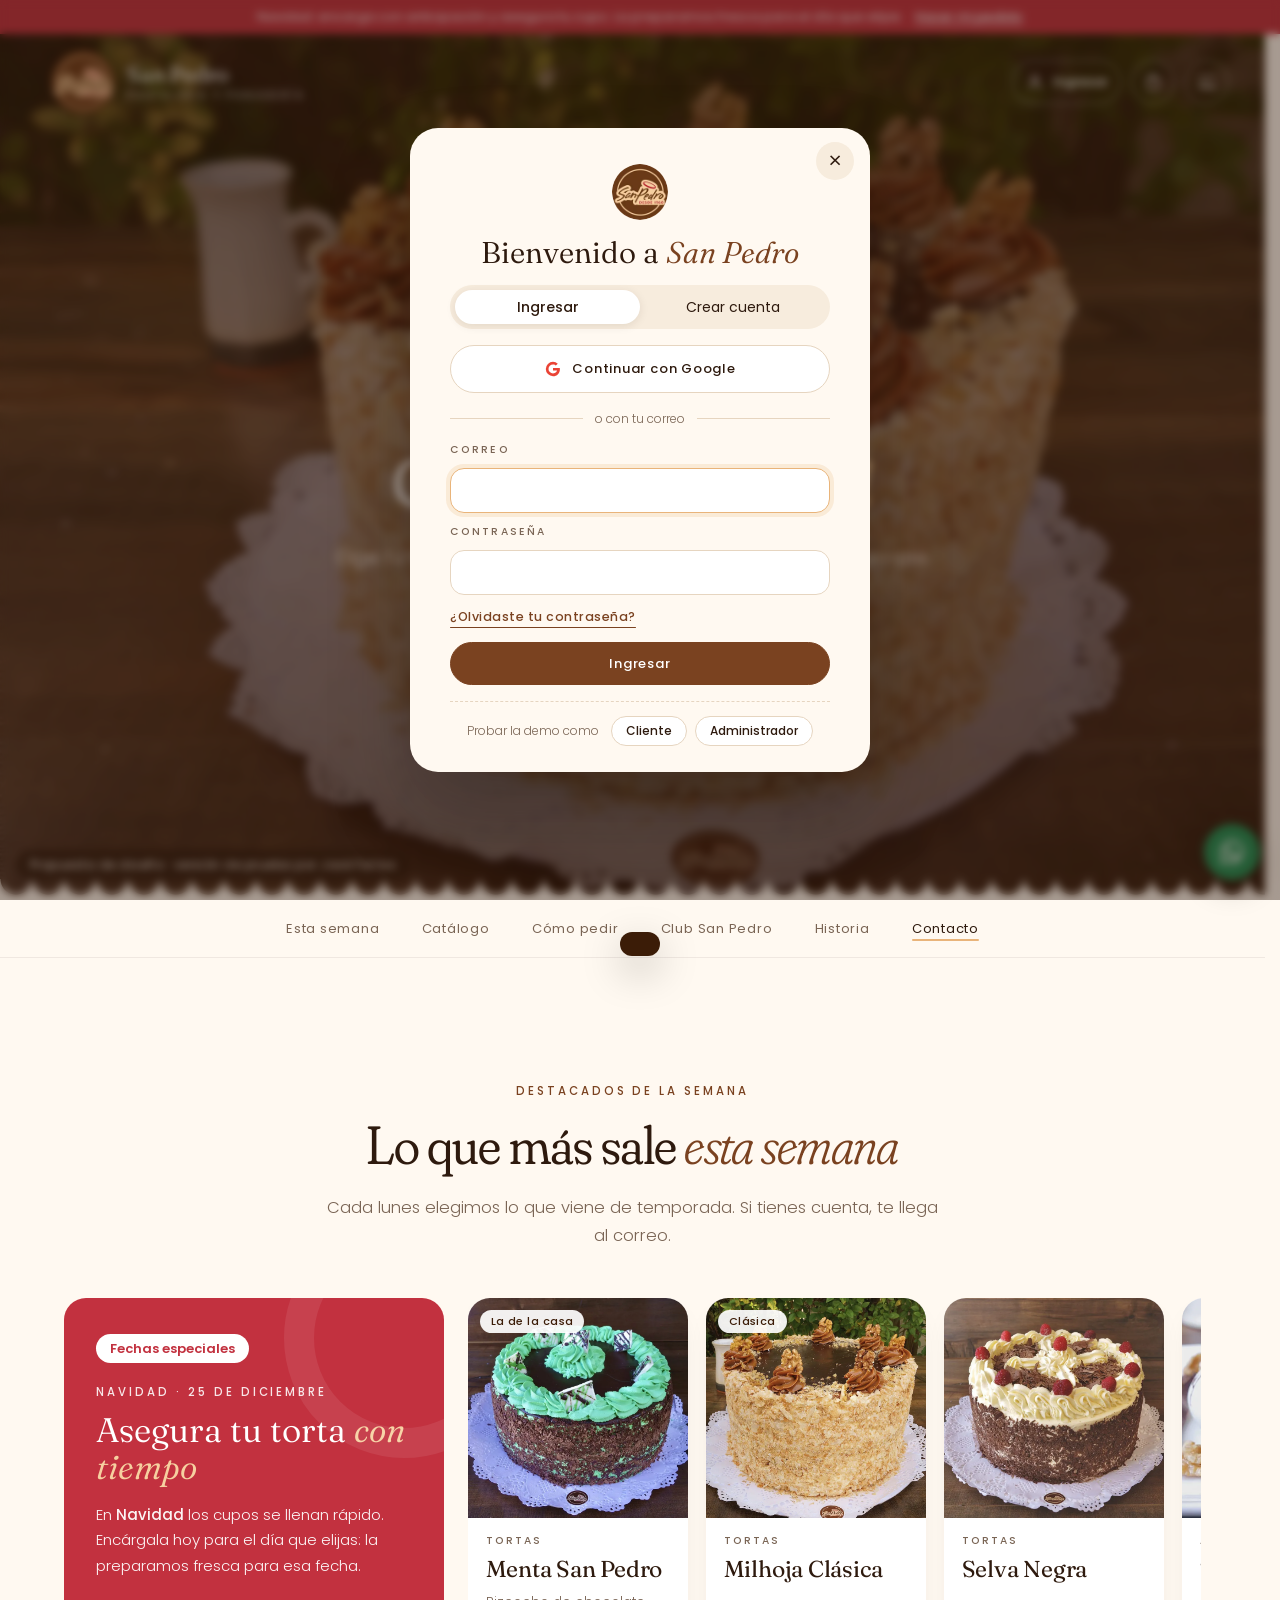
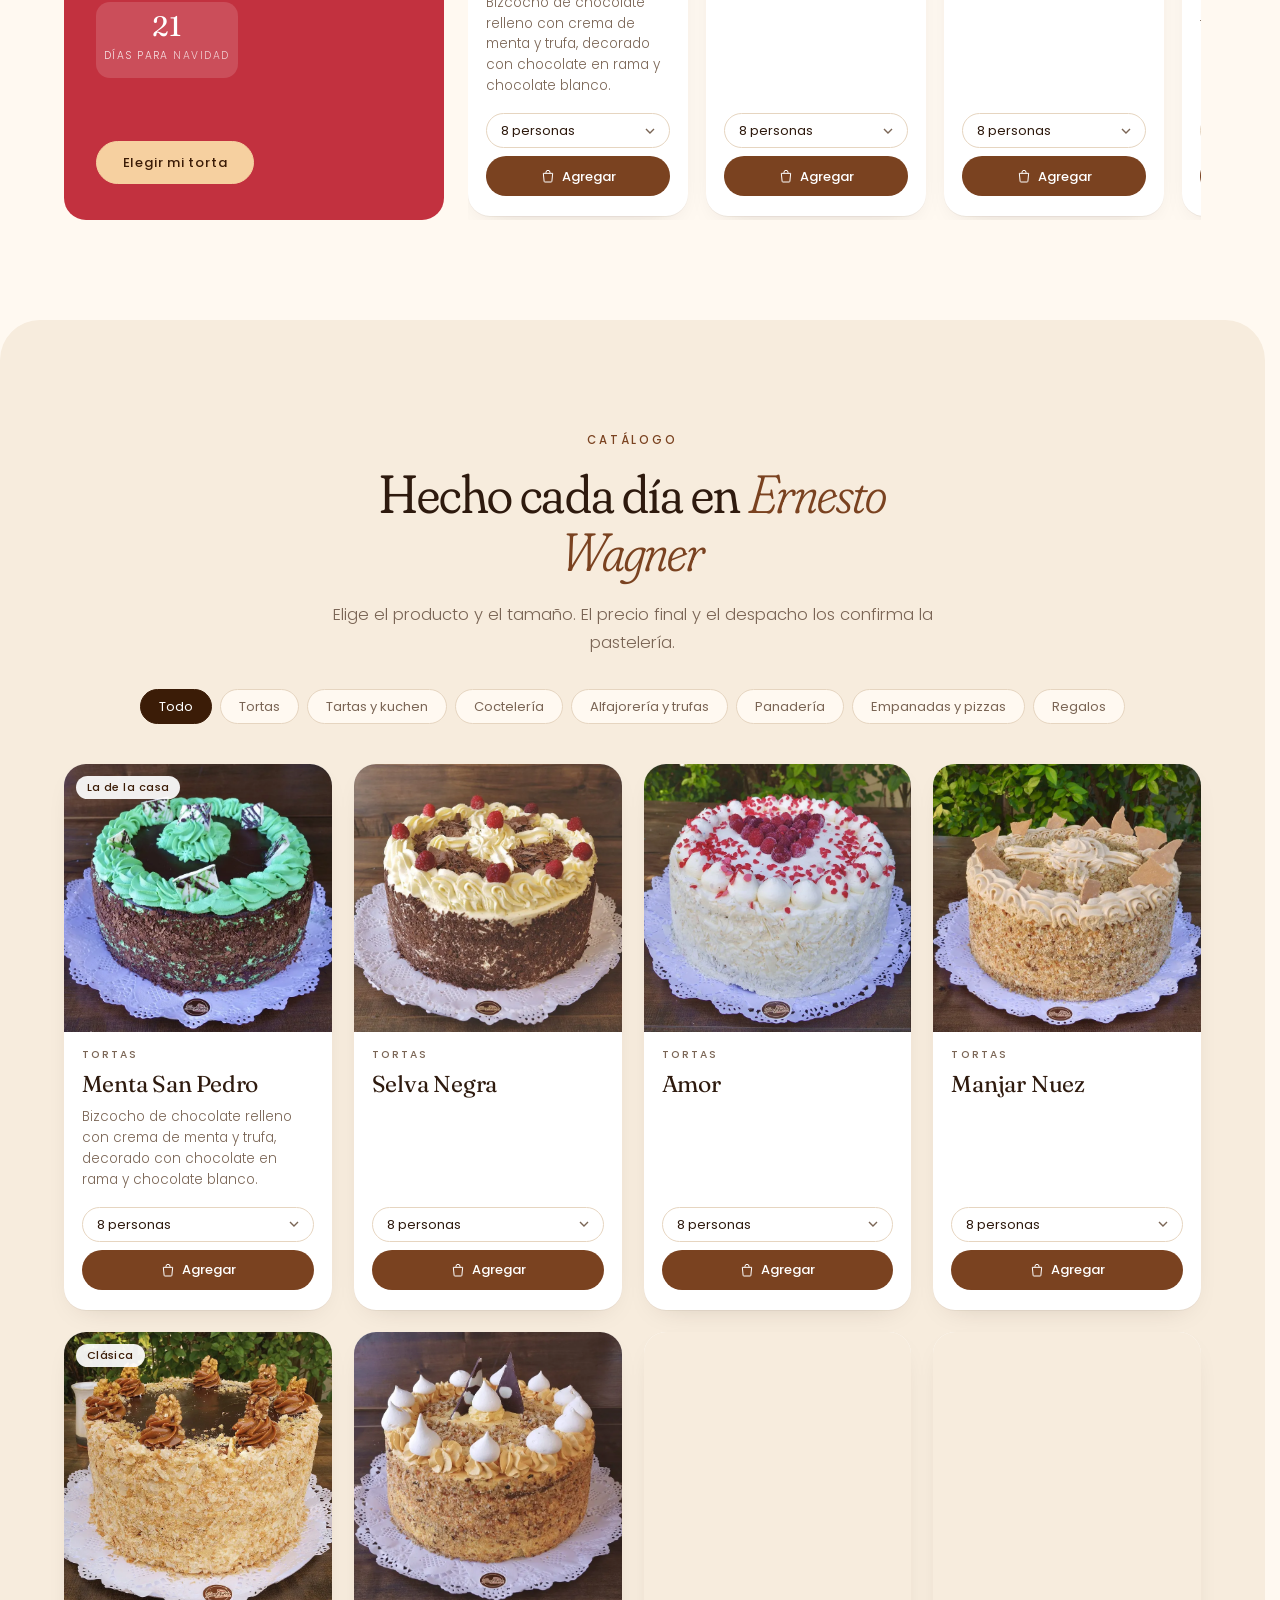
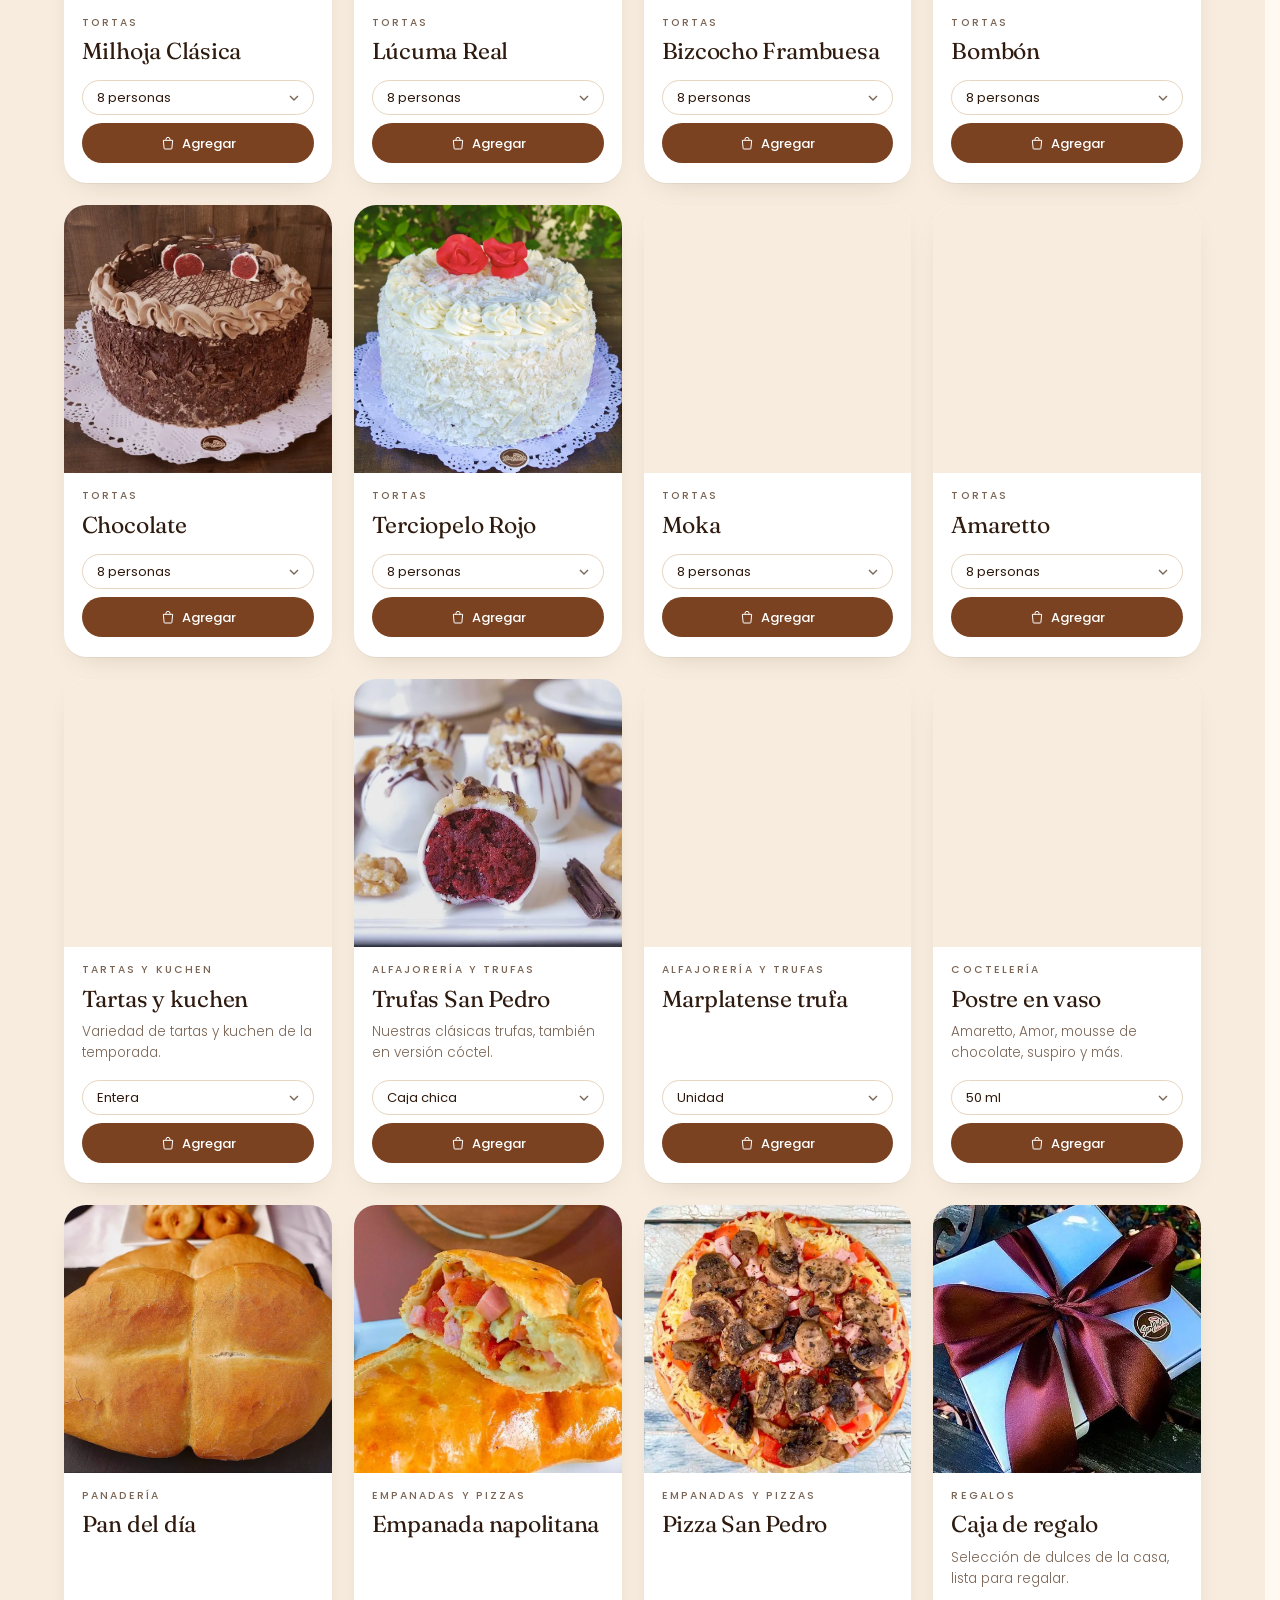
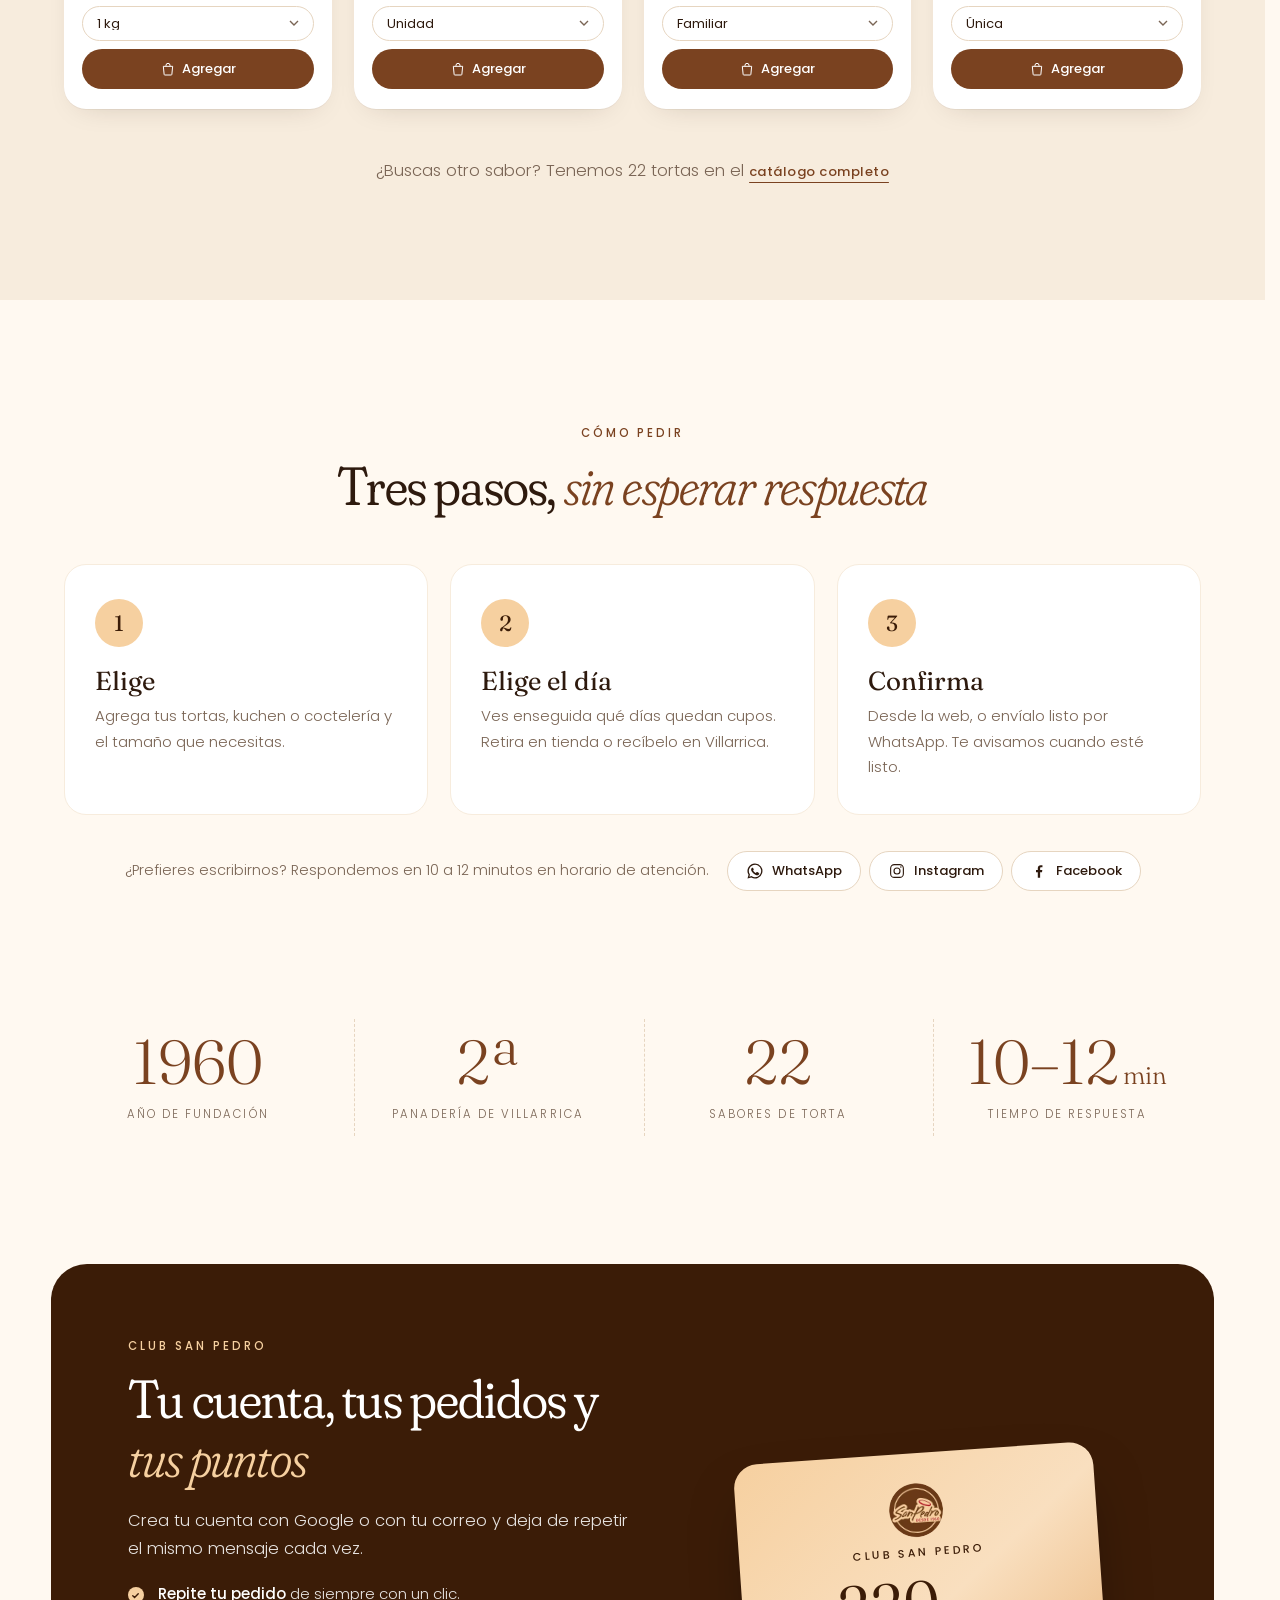
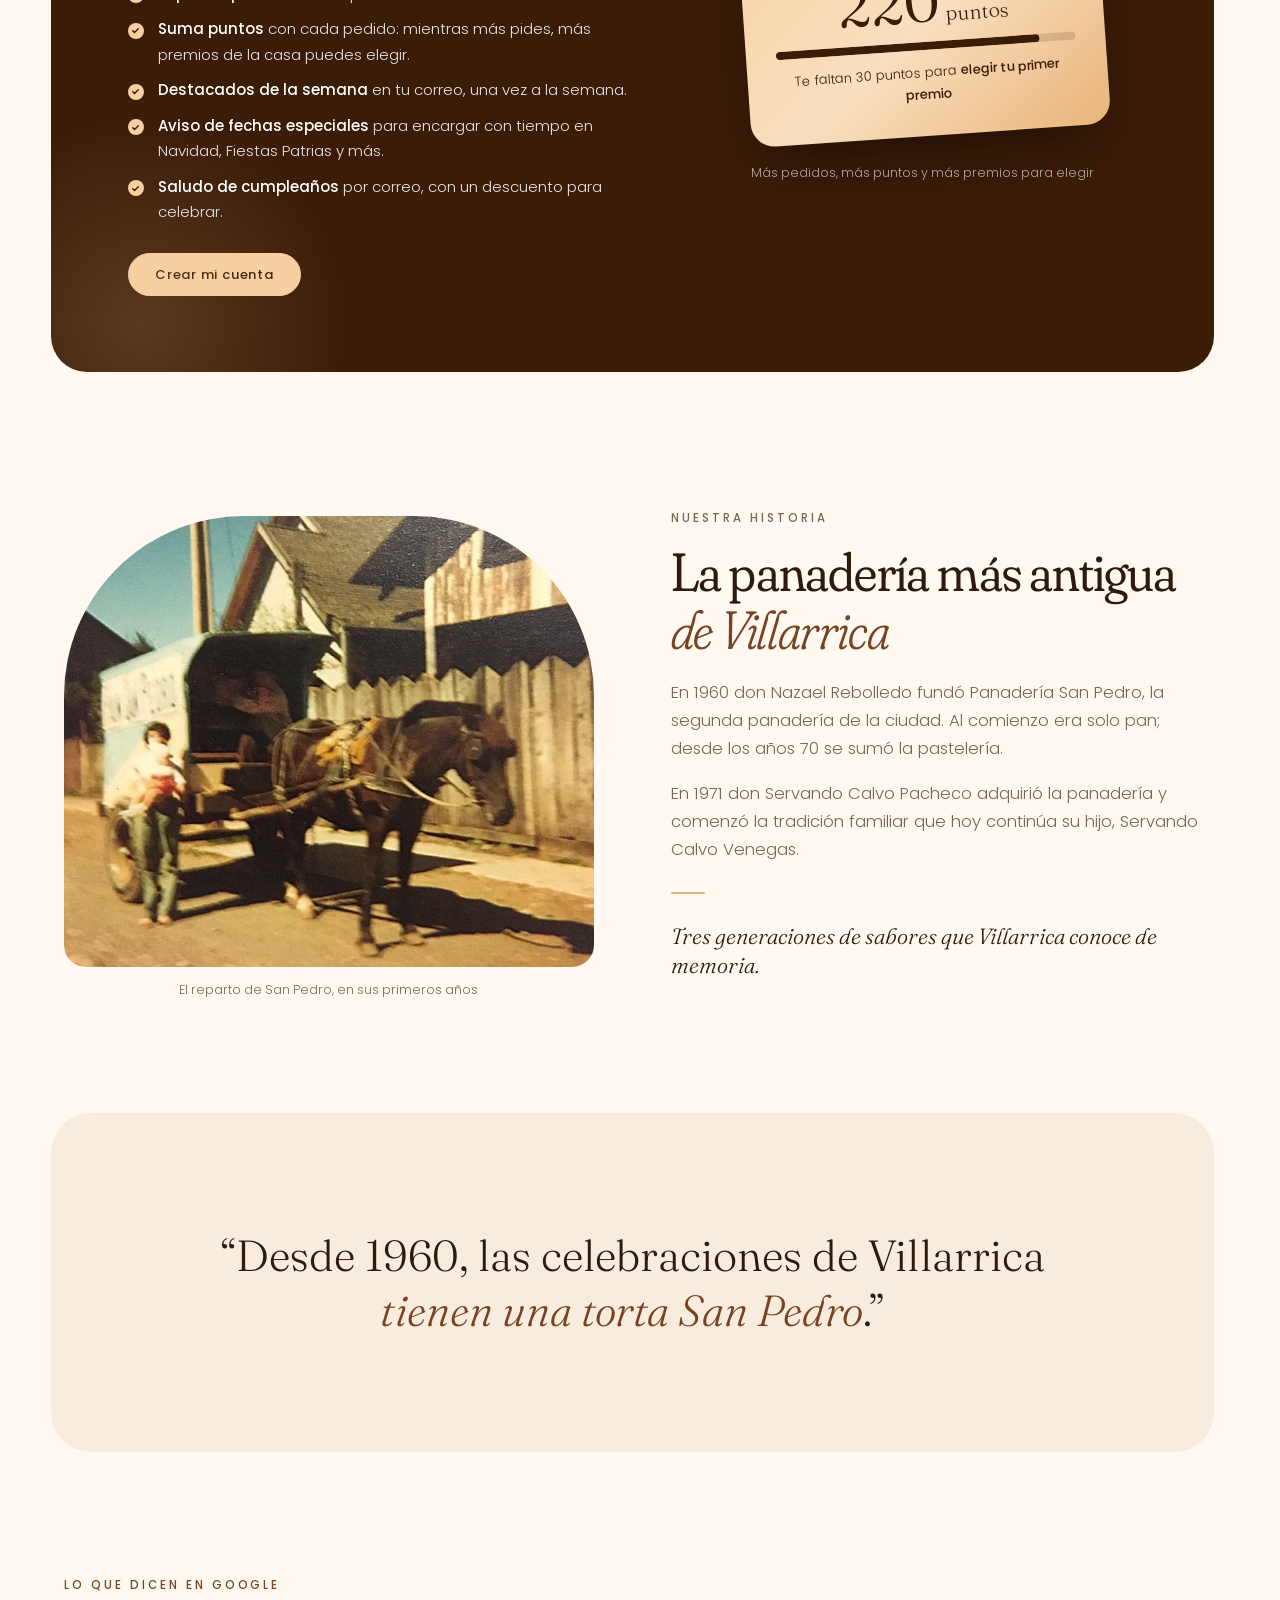
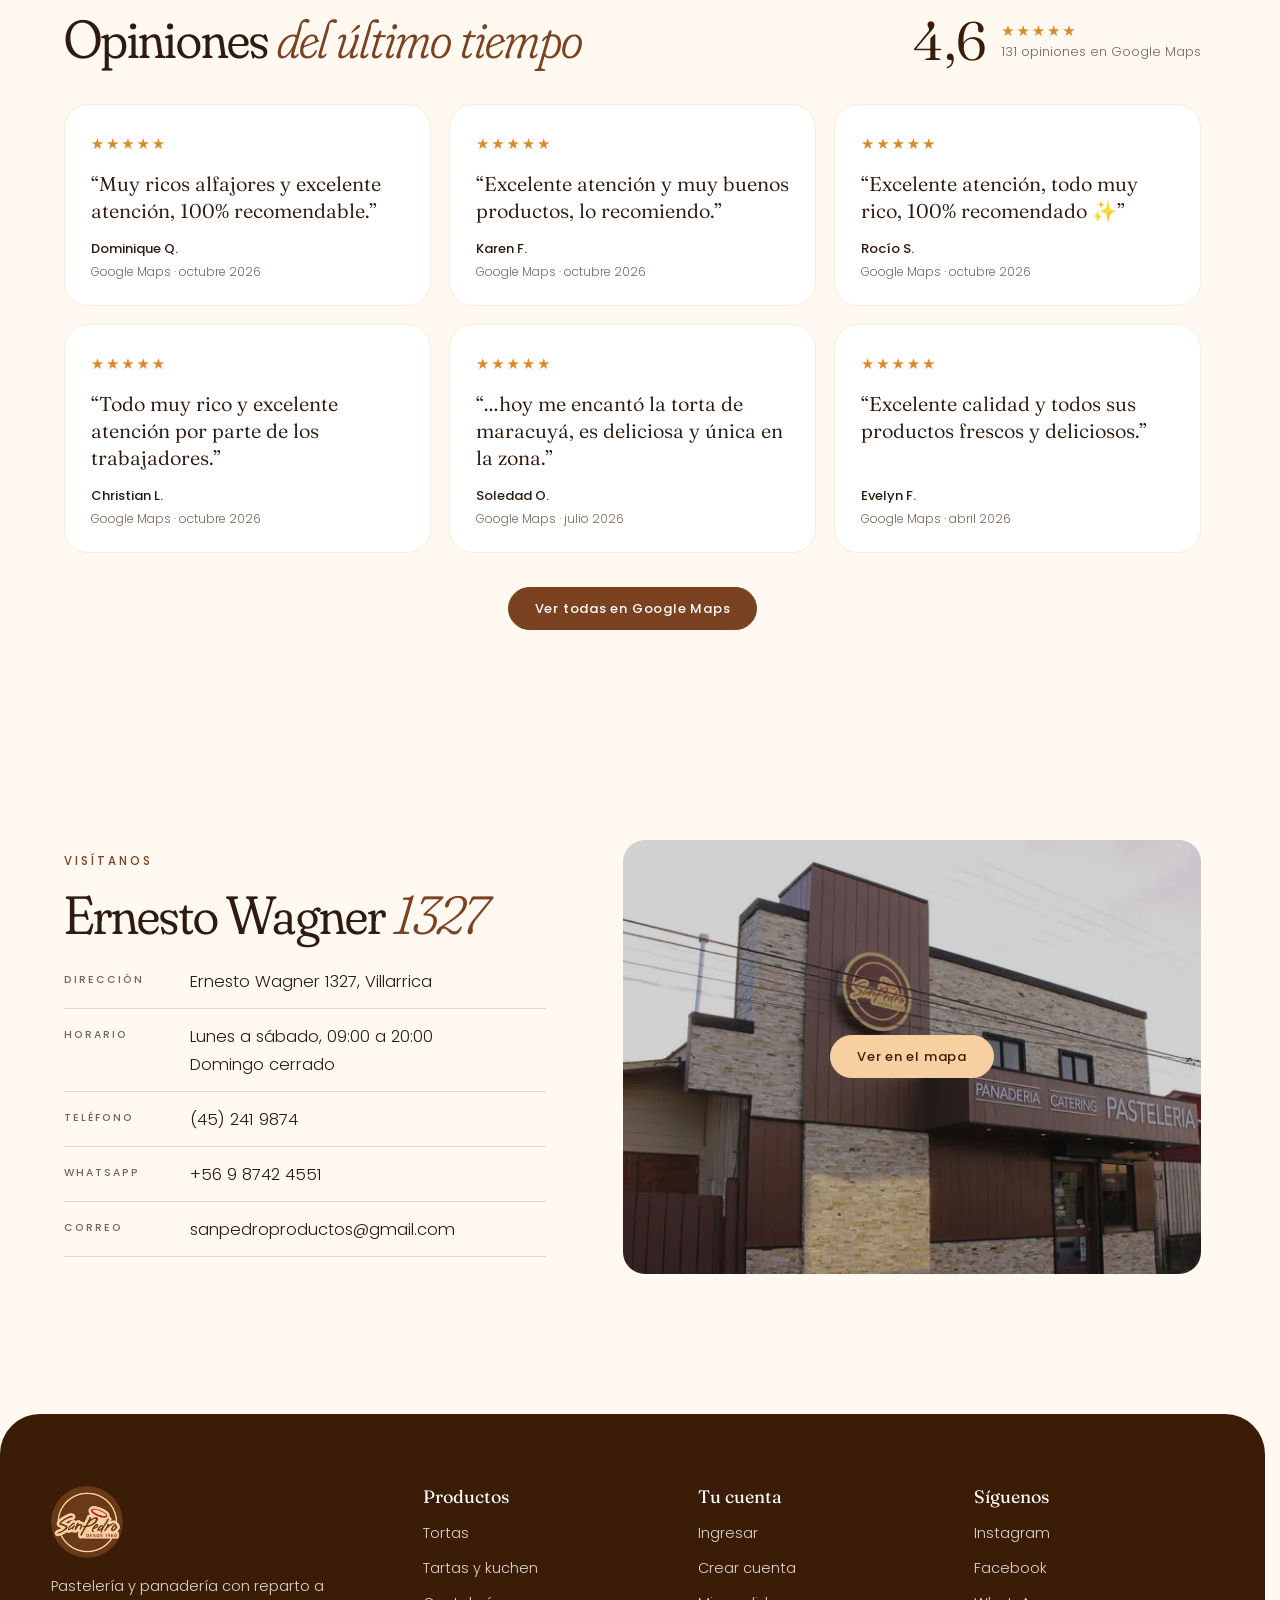
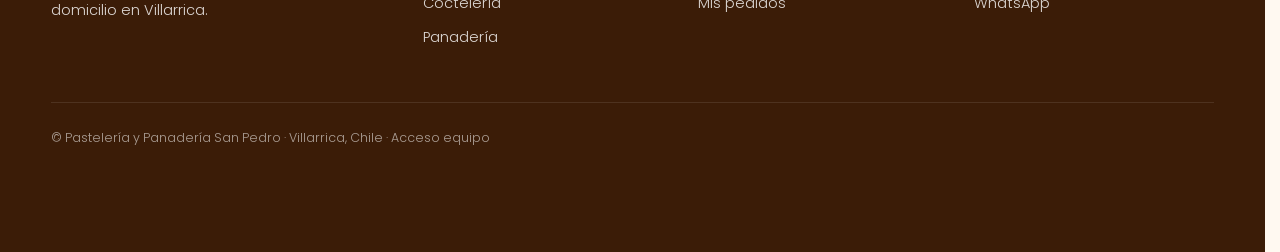
<file: cuenta.html>
<!doctype html>
<html lang="es-CL">
<head>
<meta charset="utf-8">
<meta name="viewport" content="width=device-width, initial-scale=1, viewport-fit=cover">
<title>Mi cuenta · Pastelería San Pedro</title>
<meta name="robots" content="noindex, nofollow">
<meta name="theme-color" content="#3B1C07">
<link rel="icon" href="img/favicon.png">
<link rel="preconnect" href="https://fonts.googleapis.com">
<link rel="preconnect" href="https://fonts.gstatic.com" crossorigin>
<link href="https://fonts.googleapis.com/css2?family=Fraunces:ital,opsz,wght@0,9..144,300..600;1,9..144,300..500&family=Poppins:wght@300;400;500;600&display=swap" rel="stylesheet">
<link rel="stylesheet" href="styles.css?v=5">
<link rel="stylesheet" href="app.css?v=5">
<script src="data.js?v=5"></script>
<script>if (!SP.session()) location.replace('index.html#ingresar');</script>
</head>
<body class="app">
<svg width="0" height="0" style="position:absolute" aria-hidden="true">
  <symbol id="i-home" viewBox="0 0 24 24"><path d="M4 10.5 12 4l8 6.5V20h-5.5v-5h-5v5H4z" fill="none" stroke="currentColor" stroke-width="1.5" stroke-linejoin="round"/></symbol>
  <symbol id="i-bag" viewBox="0 0 24 24"><path d="M5 8h14l-1.2 12.1a1 1 0 0 1-1 .9H7.2a1 1 0 0 1-1-.9L5 8Z M9 8V6.5a3 3 0 0 1 6 0V8" fill="none" stroke="currentColor" stroke-width="1.5" stroke-linejoin="round"/></symbol>
  <symbol id="i-star" viewBox="0 0 24 24"><path d="m12 3.5 2.5 5.3 5.8.7-4.3 4 1.1 5.7L12 16.4l-5.1 2.8 1.1-5.7-4.3-4 5.8-.7z" fill="none" stroke="currentColor" stroke-width="1.5" stroke-linejoin="round"/></symbol>
  <symbol id="i-tag" viewBox="0 0 24 24"><path d="M3.5 12.2V4.5a1 1 0 0 1 1-1h7.7l8.3 8.3a1 1 0 0 1 0 1.4l-7.3 7.3a1 1 0 0 1-1.4 0z" fill="none" stroke="currentColor" stroke-width="1.5"/><circle cx="8" cy="8" r="1.4" fill="currentColor"/></symbol>
  <symbol id="i-user" viewBox="0 0 24 24"><circle cx="12" cy="8.5" r="3.6" fill="none" stroke="currentColor" stroke-width="1.5"/><path d="M4.5 20c1.2-3.6 4-5.4 7.5-5.4s6.3 1.8 7.5 5.4" fill="none" stroke="currentColor" stroke-width="1.5" stroke-linecap="round"/></symbol>
  <symbol id="i-repeat" viewBox="0 0 24 24"><path d="M4 11a7 7 0 0 1 12-4.9L18 8M20 13a7 7 0 0 1-12 4.9L6 16M18 4v4h-4M6 20v-4h4" fill="none" stroke="currentColor" stroke-width="1.5" stroke-linecap="round" stroke-linejoin="round"/></symbol>
  <symbol id="i-gift" viewBox="0 0 24 24"><path d="M4 10h16v3H4zM5.5 13h13v7h-13zM12 10v10M12 10c-1.5-3-5-4-5-1.5S12 10 12 10Zm0 0c1.5-3 5-4 5-1.5S12 10 12 10Z" fill="none" stroke="currentColor" stroke-width="1.5" stroke-linejoin="round"/></symbol>
</svg>

<header class="app-top">
  <a class="brand" href="index.html"><img class="brand__logo" src="img/logo-128.webp" alt="San Pedro" width="44" height="44"><span class="brand__text"><b>San Pedro</b><small>Pastelería y panadería</small></span></a>
  <span class="app-top__title">Mi cuenta</span>
  <div class="app-top__right">
    <a class="btn btn--solid btn--sm" href="index.html#catalogo">Hacer un pedido</a>
    <button class="icon-btn" type="button" data-logout title="Cerrar sesión"><span class="avatar" data-initials></span><span class="icon-btn__label">Salir</span></button>
  </div>
</header>

<div class="app-shell">
  <nav class="side" aria-label="Mi cuenta">
    <a href="#inicio" data-view-link="inicio"><svg><use href="#i-home"/></svg>Inicio</a>
    <a href="#pedidos" data-view-link="pedidos"><svg><use href="#i-bag"/></svg>Mis pedidos</a>
    <a href="#puntos" data-view-link="puntos"><svg><use href="#i-star"/></svg>Mis puntos</a>
    <a href="#promociones" data-view-link="promociones"><svg><use href="#i-tag"/></svg>Fechas especiales</a>
    <a href="#datos" data-view-link="datos"><svg><use href="#i-user"/></svg>Mis datos</a>
    <p class="side__foot">¿Dudas con un pedido? <a href="https://wa.me/56987424551" target="_blank" rel="noopener" style="padding:4px 0;display:inline">Escríbenos</a></p>
  </nav>

  <main class="main">
    <!-- Inicio -->
    <section class="view" id="v-inicio">
      <div class="view__head"><div><h1>Hola, <em data-first></em></h1><p>Qué bueno verte de nuevo por San Pedro.</p></div></div>
      <div class="grid g-main">
        <div class="grid">
          <div class="box" data-next-order></div>
          <div class="box">
            <div class="box__head"><div><h2>Destacados de esta semana</h2><p>Lo mismo que te llega al correo cada lunes</p></div><a class="link" href="index.html#semana">Ver todo</a></div>
            <div class="grid g-3" data-week></div>
          </div>
        </div>
        <div class="grid" style="align-content:start">
          <div class="loyalty" style="transform:none;max-width:none">
            <img src="img/logo-128.webp" alt="" width="54" height="54">
            <p class="loyalty__name">Club San Pedro</p>
            <p class="loyalty__pts"><b data-points>0</b> puntos</p>
            <div class="loyalty__bar"><span data-points-bar></span></div>
            <p class="loyalty__next" data-points-next></p>
          </div>
          <div class="box box--dark" data-promo-box></div>
        </div>
      </div>
    </section>

    <!-- Mis pedidos -->
    <section class="view" id="v-pedidos">
      <div class="view__head"><div><h1>Mis <em>pedidos</em></h1><p>Revisa el estado y repite tus pedidos de siempre con un clic.</p></div></div>
      <p class="note">Los pedidos SP-2104, SP-2290 y SP-2418 son de ejemplo. Los que hagas en esta demo aparecen arriba.</p>
      <div class="box" data-orders></div>
    </section>

    <!-- Puntos -->
    <section class="view" id="v-puntos">
      <div class="view__head"><div><h1>Mis <em>puntos</em></h1><p>Mientras más pedidos hagas, más puntos sumas y más premios puedes elegir.</p></div></div>
      <div class="grid g-2">
        <div class="box">
          <div class="box__head"><h2>Elige tu premio</h2><span class="pill"><b data-points2>0</b> disponibles</span></div>
          <div class="grid" data-rewards></div>
        </div>
        <div class="box">
          <div class="box__head"><h2>Movimientos</h2></div>
          <div class="table-wrap"><table class="t"><thead><tr><th>Fecha</th><th>Detalle</th><th class="num">Puntos</th></tr></thead><tbody data-moves></tbody></table></div>
        </div>
      </div>
      <div class="box box--sand" style="margin-top:18px">
        <h2>Cómo funciona</h2>
        <div class="grid g-3" style="margin-top:12px">
          <p class="small"><b>Pedidos:</b> cada pedido entregado suma puntos, en la web, WhatsApp o Instagram. Mientras más pides, más sumas.</p>
          <p class="small"><b>Premios:</b> al llegar a cada nivel eliges uno de los premios de la casa. Los premios van cambiando.</p>
          <p class="small" data-bday-rule><b>Cumpleaños:</b> te saludamos por correo con un descuento.</p>
        </div>
      </div>
    </section>

    <!-- Promociones -->
    <section class="view" id="v-promociones">
      <div class="view__head"><div><h1><em>Fechas</em> especiales</h1><p>Te avisamos con tiempo para que encargues antes de que se llenen los cupos.</p></div></div>
      <div class="grid g-main">
        <div class="box">
          <div class="box__head"><div><h2>Calendario de fechas especiales</h2><p>Siempre se prepara fresco para el día que elijas</p></div></div>
          <div class="table-wrap"><table class="t"><thead><tr><th>Fecha</th><th>Celebración</th><th>Te avisamos el</th></tr></thead><tbody data-peaks></tbody></table></div>
        </div>
        <div class="grid" style="align-content:start">
          <div>
            <p class="small muted" style="margin:0 0 8px">Así te llega el correo semanal</p>
            <div class="mail" data-mail></div>
          </div>
          <div>
            <p class="small muted" style="margin:0 0 8px">Y en tu cumpleaños</p>
            <div class="mail" data-bday-mail></div>
          </div>
        </div>
      </div>
    </section>

    <!-- Mis datos -->
    <section class="view" id="v-datos">
      <div class="view__head"><div><h1>Mis <em>datos</em></h1><p>Para que tus pedidos lleguen sin tener que repetir nada.</p></div></div>
      <div class="grid g-2">
        <form class="box form" data-profile>
          <h2>Datos personales</h2>
          <div class="row"><label class="field"><span>Nombre</span><input name="name"></label><label class="field"><span>Teléfono</span><input name="phone" type="tel"></label></div>
          <label class="field"><span>Correo</span><input name="email" type="email"></label>
          <div class="row"><label class="field"><span>Cumpleaños</span><input name="birthday" type="date"></label><label class="field"><span>Dirección de despacho</span><input name="address" placeholder="Calle, número, sector"></label></div>
          <p class="small muted" data-provider></p>
          <button class="btn btn--solid" type="submit">Guardar cambios</button>
        </form>
        <div class="box">
          <h2>Correos y avisos</h2>
          <div class="switch"><span><b>Destacados de la semana</b><small>Un correo los lunes con lo de temporada</small></span><input type="checkbox" data-pref="weekly"></div>
          <div class="switch"><span><b>Aviso de fechas especiales</b><small>Navidad, Fiestas Patrias, Día de la Madre y más</small></span><input type="checkbox" data-pref="promos"></div>
          <div class="switch"><span><b>Avisos de mi pedido por WhatsApp</b><small>Cuando se confirma y cuando está listo</small></span><input type="checkbox" data-pref="wa" checked></div>
          <div class="switch"><span><b>Saludo y descuento de cumpleaños</b><small data-bday-pref>Un correo en tu cumpleaños con un descuento</small></span><input type="checkbox" data-pref="bday" checked></div>
          <p class="small muted" style="margin:12px 0 0">Puedes darte de baja cuando quieras desde aquí o desde el mismo correo.</p>
        </div>
      </div>
    </section>
  </main>
</div>

<div class="toast" id="toast" role="status" aria-live="polite"></div>
<p class="demo-tag">Propuesta de diseño · versión de prueba por José Farías</p>
<script src="cuenta.js?v=5"></script>
</body>
</html>
</file>
<file: styles.css>
/* =========================================================
   Pastelería San Pedro — propuesta de rediseño
   Paleta: café y durazno del logo original (#6A3817 / #F6D0A0), afinados más cálidos
   ========================================================= */
:root{
  --brand:#7A4220;        /* café San Pedro, un poco más cálido que #6A3817 */
  --brand-deep:#3B1C07;   /* chocolate profundo (el del sitio actual) */
  --brand-soft:#E9B47A;   /* caramelo */
  --peach:#F6D0A0;        /* durazno del logo */
  --cherry:#C2313F;       /* rojo de la aureola del logo: promociones */
  --paper:#FFF9F1;        /* crema */
  --sand:#F7ECDD;         /* merengue */
  --stone:#E6D5C0;        /* líneas */
  --ink:#2E1A0E;          /* texto */
  --muted:#7A6555;        /* texto secundario */
  --ok:#3F7D4E;

  --serif:"Fraunces", Georgia, serif;
  --sans:"Poppins", system-ui, -apple-system, "Segoe UI", sans-serif;
  --ease:cubic-bezier(.22,1,.36,1);
  --ease-io:cubic-bezier(.76,0,.24,1);
  --gutter:clamp(16px,4vw,56px);
  --max:1240px;
  --r:22px;
  --panel-w:min(500px,100vw);
}

*,*::before,*::after{box-sizing:border-box}
html{scroll-behavior:smooth;-webkit-text-size-adjust:100%;scrollbar-gutter:stable}
body{margin:0;background:var(--paper);color:var(--ink);font:300 16.5px/1.7 var(--sans);-webkit-font-smoothing:antialiased;overflow-x:hidden}
body.is-locked{overflow:hidden}
img{display:block;max-width:100%}
a{color:inherit}
button{font:inherit;color:inherit;cursor:pointer}
svg{width:1em;height:1em}
em{font-style:italic}
b,strong{font-weight:500}
:focus-visible{outline:2px solid var(--brand-soft);outline-offset:3px}
.skip{position:absolute;left:-999px;top:8px;background:var(--ink);color:#fff;padding:8px 14px;z-index:100}
.skip:focus{left:8px}
[hidden]{display:none!important}

/* ---------- Tipografía ---------- */
.eyebrow{font:500 11.5px/1 var(--sans);letter-spacing:.26em;text-transform:uppercase;color:var(--brand);margin:0 0 18px}
.eyebrow--light{color:rgba(255,255,255,.88)}
.eyebrow--peach{color:var(--peach)}
.title{font:350 clamp(32px,4.2vw,54px)/1.08 var(--serif);font-variation-settings:"opsz" 120,"SOFT" 100;margin:0 0 20px;letter-spacing:-.015em}
.title em{color:var(--brand);font-weight:300}
.title--light{color:#fff}
.title--light em{color:var(--peach)}
.dash{display:block;width:34px;height:2px;border-radius:2px;background:var(--brand-soft);margin:28px auto}
.dash--left{margin-left:0}
.link{position:relative;display:inline-block;background:none;border:0;padding:0 0 4px;text-decoration:none;font:500 13px/1.2 var(--sans);letter-spacing:.04em;color:var(--brand)}
.link::after{content:"";position:absolute;left:0;right:0;bottom:0;height:1.5px;border-radius:2px;background:currentColor;transform-origin:left;transition:transform .6s var(--ease)}
.link:hover::after{transform:scaleX(.35)}
.link--sm{font-size:12.5px;justify-self:start}

/* ---------- Botones ---------- */
.btn{display:inline-flex;align-items:center;justify-content:center;gap:10px;border:1.5px solid currentColor;background:none;padding:14px 26px;border-radius:999px;font:500 13px/1 var(--sans);letter-spacing:.06em;text-decoration:none;transition:background-color .5s var(--ease),color .5s var(--ease),border-color .5s var(--ease),transform .5s var(--ease),box-shadow .5s var(--ease)}
.btn:hover{transform:translateY(-2px)}
.btn svg{width:18px;height:18px}
.btn--solid{background:var(--brand);border-color:var(--brand);color:#fff}
.btn--solid:hover{background:var(--brand-deep);border-color:var(--brand-deep);box-shadow:0 10px 24px rgba(59,28,7,.18)}
.btn--cream{background:var(--peach);border-color:var(--peach);color:var(--brand-deep)}
.btn--cream:hover{background:#fff;border-color:#fff}
.btn--ghost{color:#fff;border-color:rgba(255,255,255,.7)}
.btn--ghost:hover{background:#fff;color:var(--ink);border-color:#fff}
.btn--wa{background:#fff;color:#1F7A4A;border-color:#BFDCCB}
.btn--wa:hover{background:#1F8F55;color:#fff;border-color:#1F8F55}
.btn--google{background:#fff;color:var(--ink);border:1.5px solid var(--stone)}
.btn--google:hover{border-color:var(--ink)}
.btn--block{width:100%}
.btn[disabled]{opacity:.45;pointer-events:none}
.chip-btn{display:inline-flex;align-items:center;gap:8px;padding:10px 18px;border-radius:999px;border:1.5px solid var(--stone);background:#fff;text-decoration:none;font:500 13px/1 var(--sans);transition:all .4s var(--ease)}
.chip-btn:hover{border-color:var(--brand);color:var(--brand);transform:translateY(-2px)}
.chip-btn svg{width:18px;height:18px}

/* ---------- Header ---------- */
.header{position:fixed;inset:0 0 auto;z-index:50;color:#fff;transition:background-color .6s var(--ease),color .6s var(--ease),box-shadow .6s var(--ease)}
.header.is-solid{background:rgba(255,249,241,.9);backdrop-filter:blur(14px) saturate(1.2);-webkit-backdrop-filter:blur(14px) saturate(1.2);color:var(--ink);box-shadow:0 1px 0 rgba(46,26,14,.08)}
.announce{display:flex;justify-content:center;align-items:center;gap:14px;flex-wrap:wrap;padding:8px var(--gutter);background:var(--cherry);color:#fff;font:400 12.5px/1.4 var(--sans);text-align:center}
.announce__link{font-weight:500;text-underline-offset:3px}
.header__bar{display:flex;align-items:center;justify-content:space-between;gap:20px;padding:16px var(--gutter);transition:padding .6s var(--ease)}
.header.is-solid .header__bar{padding-block:10px}
.brand{display:flex;align-items:center;gap:12px;text-decoration:none}
.brand__logo{width:64px;height:64px;border-radius:50%;box-shadow:0 6px 20px rgba(0,0,0,.18);transition:width .6s var(--ease),height .6s var(--ease)}
.header.is-solid .brand__logo{width:48px;height:48px;box-shadow:none}
.brand__text{display:flex;flex-direction:column;line-height:1.1}
.brand__text b{font:400 22px/1 var(--serif);letter-spacing:-.01em}
.brand__text small{font:400 10px/1 var(--sans);letter-spacing:.24em;text-transform:uppercase;opacity:.8;margin-top:6px}
.header__nav{display:flex;gap:30px}
.header__nav a{position:relative;text-decoration:none;font:400 14px/1 var(--sans);padding:6px 0}
.header__nav a::after{content:"";position:absolute;left:0;right:0;bottom:0;height:1.5px;border-radius:2px;background:currentColor;transform:scaleX(0);transition:transform .5s var(--ease)}
.header__nav a:hover::after{transform:scaleX(1)}
.header__actions{display:flex;align-items:center;gap:10px}
.icon-btn{position:relative;display:inline-flex;align-items:center;gap:8px;height:44px;min-width:44px;justify-content:center;padding:0 12px;border-radius:999px;border:1.5px solid rgba(255,255,255,.5);background:none;font:500 13px/1 var(--sans);transition:all .4s var(--ease)}
.icon-btn svg{width:20px;height:20px}
.icon-btn:hover{background:rgba(255,255,255,.14)}
.header.is-solid .icon-btn{border-color:var(--stone)}
.header.is-solid .icon-btn:hover{background:var(--sand)}
.icon-btn--bag{padding:0}
.bag-count{position:absolute;top:-4px;right:-4px;min-width:20px;height:20px;padding:0 5px;border-radius:10px;background:var(--cherry);color:#fff;font:600 11px/20px var(--sans);text-align:center;animation:pop .5s var(--ease)}
@keyframes pop{0%{transform:scale(.4)}70%{transform:scale(1.15)}100%{transform:scale(1)}}
.icon-btn.is-bump{animation:bump .6s var(--ease)}
@keyframes bump{30%{transform:scale(1.12)}}
.avatar{display:inline-grid;place-items:center;width:28px;height:28px;border-radius:50%;background:var(--peach);color:var(--brand-deep);font:600 12px/1 var(--sans)}
.account-menu{position:absolute;right:var(--gutter);top:calc(100% + 8px);width:230px;padding:14px;border-radius:18px;background:#fff;color:var(--ink);box-shadow:0 20px 50px rgba(46,26,14,.18);display:flex;flex-direction:column;animation:drop .4s var(--ease)}
@keyframes drop{from{opacity:0;transform:translateY(-8px)}}
.account-menu__hi{margin:2px 10px 8px;font-size:13px;color:var(--muted)}
.account-menu a,.account-menu button{display:block;text-align:left;padding:10px;border-radius:10px;border:0;background:none;text-decoration:none;font:400 14px/1.2 var(--sans)}
.account-menu a:hover,.account-menu button:hover{background:var(--sand)}
.account-menu button{color:var(--cherry)}

.burger{display:grid;place-items:center;width:44px;height:44px;border-radius:50%;border:1.5px solid rgba(255,255,255,.5);background:none;padding:0;transition:all .4s var(--ease)}
.header.is-solid .burger{border-color:var(--stone)}
.burger__lines{position:relative;width:18px;height:12px}
.burger__lines span{position:absolute;left:0;height:1.5px;width:100%;background:currentColor;border-radius:2px;transition:width .5s var(--ease)}
.burger__lines span:nth-child(1){top:0}
.burger__lines span:nth-child(2){top:5.25px;width:65%}
.burger__lines span:nth-child(3){top:10.5px}
.burger:hover .burger__lines span:nth-child(2){width:100%}

/* ---------- Paneles laterales ---------- */
.veil{position:fixed;inset:0;z-index:55;background:rgba(46,26,14,.28);opacity:0;pointer-events:none;transition:opacity .9s var(--ease-io)}
body.panel-open .veil{opacity:1;pointer-events:auto}
.panel{position:fixed;top:0;right:0;z-index:60;width:var(--panel-w);height:100vh;height:100dvh;overflow-y:auto;overscroll-behavior:contain;scrollbar-width:thin;visibility:hidden}
.panel.is-open{visibility:visible}
.panel__body{min-height:100%;display:flex;flex-direction:column;justify-content:center;padding:96px clamp(24px,4vw,48px) 40px}
.menu{background:var(--brand-deep);color:#fff;border-radius:28px 0 0 28px;transform:translateX(100%);transition:transform 1s var(--ease-io),visibility 0s linear 1s}
.menu.is-open{transform:none;transition:transform 1s var(--ease-io),visibility 0s}
.menu::before{content:"";position:absolute;inset:0;border-radius:inherit;background:radial-gradient(110% 55% at 100% 0%,rgba(246,208,160,.18),transparent 60%);pointer-events:none}
.book{background:var(--paper);color:var(--ink);border-radius:28px 0 0 28px;clip-path:inset(0 0 100% 0 round 28px 0 0 28px);box-shadow:-30px 0 60px rgba(46,26,14,.14);transition:clip-path 1s var(--ease-io),visibility 0s linear 1s}
.book.is-open{clip-path:inset(0 0 0 0 round 28px 0 0 28px);transition:clip-path 1s var(--ease-io),visibility 0s}
.book .panel__body{justify-content:flex-start;padding-top:84px}
.book__title{font:350 clamp(30px,3vw,40px)/1.1 var(--serif);margin:0}
.book__title em{color:var(--brand)}
.panel [data-stagger]{opacity:0;transition:opacity .5s var(--ease),transform .7s var(--ease)}
.menu [data-stagger]{transform:translateX(40px)}
.book [data-stagger]{transform:translateY(-18px)}
.panel.is-open [data-stagger]{opacity:1;transform:none;transition:opacity .8s var(--ease) calc(.35s + var(--i,0) * .06s),transform 1s var(--ease) calc(.35s + var(--i,0) * .06s)}
.panel__close{position:absolute;top:24px;right:var(--gutter);display:flex;align-items:center;gap:12px;background:none;border:0;padding:6px 0;color:inherit;font:500 11px/1 var(--sans);letter-spacing:.22em;text-transform:uppercase;z-index:2;opacity:0;transition:opacity .5s var(--ease)}
.panel.is-open .panel__close{opacity:1;transition-delay:.5s}
.panel__close i{position:relative;width:24px;height:24px}
.panel__close i::before,.panel__close i::after{content:"";position:absolute;left:0;top:11.5px;width:24px;height:1.5px;background:currentColor;transition:transform .6s var(--ease)}
.panel__close i::before{transform:rotate(45deg)}
.panel__close i::after{transform:rotate(-45deg)}
.panel__close:hover i::before{transform:rotate(135deg)}
.panel__close:hover i::after{transform:rotate(45deg)}
.menu__list{list-style:none;margin:0;padding:0}
.menu__list a{display:flex;align-items:baseline;gap:18px;text-decoration:none;font:300 clamp(30px,3.2vw,42px)/1.35 var(--serif);transition:color .4s var(--ease),padding-left .6s var(--ease)}
.menu__list a:hover{color:var(--peach);padding-left:10px}
.menu__num{font:400 11px/1 var(--sans);letter-spacing:.2em;opacity:.55}
.menu__foot{margin-top:48px;padding-top:26px;border-top:1px solid rgba(255,255,255,.15)}
.menu__contact{display:flex;flex-direction:column;gap:6px;margin:0;font-size:14.5px}
.menu__contact a{text-decoration:none;opacity:.88}

/* ---------- Hero ---------- */
.hero{position:relative;min-height:100svh;display:flex;flex-direction:column;justify-content:center;align-items:center;text-align:center;color:#fff;overflow:hidden;padding:160px var(--gutter) 120px;background:#3B1C07}
.hero__media{position:absolute;inset:0}
.hero__media img{width:100%;height:100%;object-fit:cover;animation:kenburns 22s var(--ease) both}
.hero__media::after{content:"";position:absolute;inset:0;background:linear-gradient(180deg,rgba(40,18,4,.6) 0%,rgba(40,18,4,.42) 45%,rgba(40,18,4,.66) 100%)}
@keyframes kenburns{from{transform:scale(1.12)}to{transform:scale(1)}}
.hero__content{position:relative;max-width:900px;transition:transform 1.1s var(--ease-io)}
.hero__title{font:300 clamp(46px,8vw,108px)/.98 var(--serif);font-variation-settings:"opsz" 144,"SOFT" 100;margin:0;letter-spacing:-.025em;text-shadow:0 2px 30px rgba(0,0,0,.25)}
.hero__title em{color:var(--peach)}
.hero__lead{font-size:clamp(16px,1.5vw,19px);margin:24px auto 0;opacity:.94;white-space:nowrap}
.hero__cta{display:flex;flex-wrap:wrap;justify-content:center;gap:12px;margin-top:34px}
.hero__content > *{animation:rise 1.2s var(--ease) both}
.hero__content > :nth-child(2){animation-delay:.12s}.hero__content > :nth-child(3){animation-delay:.24s}.hero__content > :nth-child(4){animation-delay:.36s}
@keyframes rise{from{opacity:0;transform:translateY(24px)}}
/* borde de blonda (como el papel bajo las tortas) */
.scallop{position:absolute;left:0;right:0;bottom:-1px;height:22px;background:radial-gradient(circle at 16px 0,transparent 15px,var(--paper) 16px) 0 0/32px 22px repeat-x}

/* ---------- Subnav ---------- */
.subnav{position:sticky;top:var(--subnav-top,0px);z-index:30;display:flex;justify-content:center;gap:clamp(18px,3.5vw,42px);padding:16px var(--gutter);background:var(--paper);border-bottom:1px solid rgba(46,26,14,.07);overflow-x:auto;scrollbar-width:none;transition:top .6s var(--ease)}
.subnav::-webkit-scrollbar{display:none}
.subnav a{flex:none;text-decoration:none;font:400 13px/1 var(--sans);letter-spacing:.06em;color:var(--muted);position:relative;padding:6px 0;transition:color .4s var(--ease)}
.subnav a::after{content:"";position:absolute;left:0;right:0;bottom:0;height:2px;border-radius:2px;background:var(--brand-soft);transform:scaleX(0);transition:transform .6s var(--ease)}
.subnav a:hover,.subnav a.is-current{color:var(--ink)}
.subnav a.is-current::after{transform:scaleX(1)}

/* ---------- Secciones ---------- */
section{scroll-margin-top:120px}
.section-head{max-width:720px;margin:0 auto 48px;padding:0 var(--gutter);text-align:center}
.section-head__text{color:var(--muted);margin:0}

/* Destacados de la semana */
.week{padding:clamp(80px,10vw,130px) 0 clamp(60px,8vw,100px)}
.week__grid{max-width:var(--max);margin:0 auto;padding:0 var(--gutter);display:grid;grid-template-columns:minmax(300px,380px) 1fr;gap:24px;align-items:stretch}
.promo{position:relative;overflow:hidden;border-radius:var(--r);background:var(--cherry);color:#fff;padding:36px 32px;display:flex;flex-direction:column;align-items:flex-start;gap:6px}
.promo::after{content:"";position:absolute;right:-80px;top:-80px;width:240px;height:240px;border-radius:50%;border:30px solid rgba(255,255,255,.08)}
.promo__badge{margin:0 0 18px;padding:8px 14px;border-radius:999px;background:#fff;color:var(--cherry);font:600 13px/1 var(--sans)}
.promo .eyebrow{margin-bottom:8px}
.promo__title{font:350 34px/1.08 var(--serif);margin:0 0 10px}
.promo__title em{color:var(--peach)}
.promo__text{margin:0 0 18px;font-size:15px;opacity:.95}
.countdown{display:flex;gap:10px;margin:0 0 24px}
.countdown div{min-width:64px;padding:10px 8px;border-radius:14px;background:rgba(255,255,255,.14);text-align:center}
.countdown b{display:block;font:400 28px/1 var(--serif)}
.countdown span{font-size:10.5px;letter-spacing:.14em;text-transform:uppercase;opacity:.85}
.promo .btn{margin-top:auto}
.week__rail{display:grid;grid-auto-flow:column;grid-auto-columns:minmax(220px,1fr);gap:18px;overflow-x:auto;scroll-snap-type:x mandatory;scrollbar-width:none;padding-bottom:4px}
.week__rail::-webkit-scrollbar{display:none}
.week__rail .card{scroll-snap-align:start}

/* Tarjeta de producto */
.card{position:relative;display:flex;flex-direction:column;border-radius:var(--r);background:#fff;overflow:hidden;box-shadow:0 1px 0 rgba(46,26,14,.05),0 10px 30px -18px rgba(46,26,14,.25);transition:transform .7s var(--ease),box-shadow .7s var(--ease)}
.card:hover{transform:translateY(-6px);box-shadow:0 1px 0 rgba(46,26,14,.05),0 24px 44px -20px rgba(46,26,14,.35)}
.card__img{position:relative;aspect-ratio:1/1;overflow:hidden;background:var(--sand)}
.card__img img{width:100%;height:100%;object-fit:cover;transition:transform 1.4s var(--ease)}
.card:hover .card__img img{transform:scale(1.06)}
.card__tags{position:absolute;left:12px;top:12px;display:flex;gap:6px;flex-wrap:wrap}
.tag{padding:6px 11px;border-radius:999px;background:rgba(255,255,255,.92);color:var(--brand-deep);font:500 11px/1 var(--sans);letter-spacing:.04em}
.tag--promo{background:var(--cherry);color:#fff}
.card__body{display:flex;flex-direction:column;gap:10px;padding:18px 18px 20px;flex:1}
.card__cat{margin:0;font:500 10.5px/1 var(--sans);letter-spacing:.2em;text-transform:uppercase;color:var(--muted)}
.card__name{margin:0;font:400 23px/1.15 var(--serif);letter-spacing:-.01em}
.card__desc{margin:0;font-size:13.5px;line-height:1.55;color:var(--muted)}
.card__row{display:flex;flex-direction:column;gap:8px;margin-top:auto;padding-top:6px}
.card__row .add{justify-content:center;height:40px}
.card__row select{flex:1;min-width:0;appearance:none;-webkit-appearance:none;border:1.5px solid var(--stone);border-radius:999px;background:#fff url("data:image/svg+xml,%3Csvg xmlns='http://www.w3.org/2000/svg' width='10' height='6'%3E%3Cpath d='M1 1l4 4 4-4' fill='none' stroke='%237A6555' stroke-width='1.4'/%3E%3C/svg%3E") no-repeat right 14px center;padding:10px 30px 10px 14px;font:400 13px/1 var(--sans);color:var(--ink)}
.add{flex:none;display:inline-flex;align-items:center;gap:6px;border:0;border-radius:999px;background:var(--brand);color:#fff;padding:0 16px;font:500 13px/1 var(--sans);transition:background-color .4s var(--ease),transform .4s var(--ease)}
.add:hover{background:var(--brand-deep)}
.add.is-added{background:var(--ok)}
.add svg{width:16px;height:16px}

/* Catálogo */
.catalog{padding:clamp(70px,9vw,120px) 0;background:var(--sand);border-radius:40px 40px 0 0}
.filters{display:flex;flex-wrap:wrap;justify-content:center;gap:8px;margin:-16px auto 40px;padding:0 var(--gutter)}
.filter{border:1.5px solid var(--stone);background:var(--paper);padding:10px 18px;border-radius:999px;font:400 13px/1 var(--sans);color:var(--muted);transition:all .5s var(--ease)}
.filter:hover{border-color:var(--brand);color:var(--ink)}
.filter.is-active{background:var(--brand-deep);border-color:var(--brand-deep);color:#fff}
.filter--promo.is-active{background:var(--cherry);border-color:var(--cherry)}
.products{max-width:var(--max);margin:0 auto;padding:0 var(--gutter);display:grid;grid-template-columns:repeat(auto-fill,minmax(250px,1fr));gap:22px}
.products .card.is-entering{opacity:0;transform:translateY(18px)}
.catalog__more{text-align:center;margin:48px 0 0;padding:0 var(--gutter);color:var(--muted)}

/* Cómo pedir */
.how{padding:clamp(80px,10vw,130px) 0}
.steps{list-style:none;max-width:var(--max);margin:0 auto;padding:0 var(--gutter);display:grid;grid-template-columns:repeat(3,1fr);gap:22px;counter-reset:s}
.step{padding:34px 30px;border-radius:var(--r);background:#fff;border:1.5px solid var(--sand)}
.step__n{display:grid;place-items:center;width:48px;height:48px;border-radius:50%;background:var(--peach);color:var(--brand-deep);font:400 22px/1 var(--serif);margin-bottom:20px}
.step h3{font:400 26px/1.1 var(--serif);margin:0 0 8px}
.step p{margin:0;color:var(--muted);font-size:15px}
.channels{max-width:var(--max);margin:36px auto 0;padding:0 var(--gutter);display:flex;flex-wrap:wrap;align-items:center;justify-content:center;gap:18px;text-align:center}
.channels p{margin:0;color:var(--muted);font-size:14.5px}
.channels__btns{display:flex;flex-wrap:wrap;gap:8px;justify-content:center}

/* Cifras */
.stats{max-width:var(--max);margin:0 auto;padding:0 var(--gutter) clamp(80px,10vw,130px);display:grid;grid-template-columns:repeat(4,1fr);gap:22px;text-align:center}
.stat{padding:12px;border-left:1.5px dashed var(--stone)}
.stat:first-child{border-left:0}
.stat__n{display:block;font:300 clamp(42px,5vw,62px)/1 var(--serif);color:var(--brand)}
.stat__n small{font-size:.4em;margin-left:4px}
.stat__l{display:block;margin-top:12px;font-size:11.5px;letter-spacing:.18em;text-transform:uppercase;color:var(--muted)}

/* Club */
.club{padding:0 var(--gutter)}
.club__inner{max-width:var(--max);margin:0 auto;border-radius:36px;background:var(--brand-deep);color:rgba(255,255,255,.88);padding:clamp(44px,6vw,80px);display:grid;grid-template-columns:1.2fr 1fr;gap:clamp(32px,5vw,72px);align-items:center;position:relative;overflow:hidden}
.club__inner::before{content:"";position:absolute;left:-120px;bottom:-160px;width:420px;height:420px;border-radius:50%;background:radial-gradient(circle,rgba(246,208,160,.16),transparent 70%)}
.club__text p{margin:0 0 18px}
.perks{list-style:none;margin:0 0 28px;padding:0;display:grid;gap:10px}
.perks li{position:relative;padding-left:30px;font-size:15px}
.perks li::before{content:"";position:absolute;left:0;top:.45em;width:16px;height:16px;border-radius:50%;background:var(--peach) url("data:image/svg+xml,%3Csvg xmlns='http://www.w3.org/2000/svg' viewBox='0 0 24 24'%3E%3Cpath d='m6 12.5 4 4 8-8.5' fill='none' stroke='%233B1C07' stroke-width='3' stroke-linecap='round'/%3E%3C/svg%3E") center/11px no-repeat}
.perks b{color:#fff}
.club__card{position:relative;text-align:center}
.loyalty{margin:0 auto;max-width:360px;border-radius:24px;padding:30px;background:linear-gradient(140deg,var(--peach),#F9DFBF 55%,var(--brand-soft));color:var(--brand-deep);box-shadow:0 30px 60px -20px rgba(0,0,0,.5);transform:rotate(-4deg);transition:transform 1s var(--ease)}
.club__card:hover .loyalty{transform:rotate(0) translateY(-6px)}
.loyalty img{margin:0 auto 10px;border-radius:50%}
.loyalty__name{margin:0;font:500 11px/1 var(--sans);letter-spacing:.24em;text-transform:uppercase}
.loyalty__pts{margin:14px 0 12px;font:300 20px/1 var(--serif)}
.loyalty__pts b{font-size:58px;font-weight:350}
.loyalty__bar{height:8px;border-radius:8px;background:rgba(59,28,7,.15);overflow:hidden}
.loyalty__bar span{display:block;height:100%;border-radius:inherit;background:var(--brand-deep)}
.loyalty__next{margin:12px 0 0;font-size:13px}
.club__note{margin:26px 0 0;font-size:12.5px;opacity:.7}

/* Historia */
.story{max-width:var(--max);margin:0 auto;padding:clamp(90px,11vw,150px) var(--gutter) clamp(70px,9vw,110px);display:grid;grid-template-columns:1fr 1fr;gap:clamp(32px,6vw,90px);align-items:center}
.story__img{margin:0}
.story__img img{width:100%;aspect-ratio:4/3.4;object-fit:cover;border-radius:180px 180px var(--r) var(--r);filter:sepia(.12)}
.story__img figcaption{margin-top:12px;font-size:12.5px;color:var(--muted);text-align:center}
.story__text p{color:var(--muted)}
.story__sign{font:italic 300 22px/1.35 var(--serif);color:var(--ink)!important}

.quote{background:var(--sand);text-align:center;padding:clamp(70px,9vw,120px) var(--gutter);border-radius:40px;margin:0 var(--gutter)}
.quote p{font:300 clamp(26px,3.4vw,44px)/1.25 var(--serif);max-width:900px;margin:0 auto}
.quote em{color:var(--brand)}

/* Contacto */
.contact{max-width:var(--max);margin:0 auto;padding:clamp(90px,11vw,140px) var(--gutter);display:grid;grid-template-columns:1fr 1.2fr;gap:clamp(32px,6vw,90px);align-items:center}
.contact__list{margin:24px 0 0;display:grid;gap:14px}
.contact__list div{display:grid;grid-template-columns:110px 1fr;gap:16px;border-bottom:1px solid var(--stone);padding-bottom:12px}
.contact__list dt{font:500 10.5px/2.2 var(--sans);letter-spacing:.2em;text-transform:uppercase;color:var(--muted)}
.contact__list dd{margin:0}
.contact__list a{text-decoration:none}
.contact__list a:hover{color:var(--brand)}
.contact__map{aspect-ratio:4/3;position:relative;overflow:hidden;border-radius:var(--r);background:var(--sand)}
.map-facade{position:absolute;inset:0;border:0;padding:0;display:grid;place-items:center;background:none}
.map-facade img{position:absolute;inset:0;width:100%;height:100%;object-fit:cover;filter:brightness(.82);transition:transform 1.4s var(--ease)}
.map-facade:hover img{transform:scale(1.04)}
.map-facade .btn{position:relative}
.contact__map iframe{position:absolute;inset:0;width:100%;height:100%;border:0}

/* Footer */
.footer{background:var(--brand-deep);color:rgba(255,255,255,.82);padding:72px var(--gutter) 40px;display:grid;grid-template-columns:1.4fr 1fr 1fr 1fr;gap:36px;border-radius:40px 40px 0 0}
.footer__logo{border-radius:50%;margin-bottom:16px}
.footer__brand p{max-width:280px;margin:0;font-size:14.5px}
.footer__nav,.footer__social{display:flex;flex-direction:column;align-items:flex-start;gap:10px;font-size:14.5px}
.footer b{color:#fff;font:400 18px/1.2 var(--serif);margin-bottom:4px}
.footer a,.footer button{text-decoration:none;background:none;border:0;padding:0;color:inherit;font:inherit;transition:color .3s}
.footer a:hover,.footer button:hover{color:var(--peach)}
.footer__legal{grid-column:1/-1;border-top:1px solid rgba(255,255,255,.14);padding-top:24px;margin:16px 0 0;font-size:12.5px;opacity:.7}

/* WhatsApp flotante */
.wa{position:fixed;right:20px;bottom:20px;z-index:45;width:56px;height:56px;border-radius:50%;background:#1F8F55;color:#fff;display:grid;place-items:center;box-shadow:0 10px 30px rgba(0,0,0,.18);transition:transform .5s var(--ease)}
.wa:hover{transform:translateY(-3px)}
.wa svg{width:28px;height:28px}

/* ---------- Panel del pedido ---------- */
.cart{margin:24px 0 8px;display:grid;gap:12px}
.cart__empty{padding:22px;border-radius:18px;background:var(--sand);text-align:center;color:var(--muted);font-size:14.5px}
.cart__empty a{color:var(--brand);font-weight:500}
.line{display:grid;grid-template-columns:64px 1fr auto;gap:14px;align-items:center;padding:10px;border-radius:18px;background:#fff;border:1px solid var(--sand)}
.line img{width:64px;height:64px;border-radius:14px;object-fit:cover}
.line__name{margin:0;font:400 18px/1.15 var(--serif)}
.line__meta{margin:2px 0 0;font-size:12.5px;color:var(--muted)}
.line__meta .tag{padding:3px 8px;font-size:10.5px}
.qty{display:flex;align-items:center;border:1.5px solid var(--stone);border-radius:999px}
.qty button{width:30px;height:32px;border:0;background:none;color:var(--brand);font:400 18px/1 var(--sans)}
.qty span{min-width:18px;text-align:center;font-size:14px}
.bform{margin-top:18px;display:grid;gap:18px}
.bform__row{display:grid;grid-template-columns:1fr 1fr;gap:16px}
.field{display:flex;flex-direction:column;gap:6px;border:0;margin:0;padding:0;min-width:0}
.field > span,.field legend{font:500 10.5px/1 var(--sans);letter-spacing:.2em;text-transform:uppercase;color:var(--muted);padding:0;margin-bottom:6px}
.field small{text-transform:none;letter-spacing:0}
.field input,.field select,.field textarea{appearance:none;-webkit-appearance:none;border:1.5px solid var(--stone);background:#fff;padding:12px 14px;border-radius:14px;font:400 15px/1.3 var(--sans);color:var(--ink);outline:none;transition:border-color .4s var(--ease),box-shadow .4s var(--ease);width:100%}
.field input:focus,.field select:focus,.field textarea:focus{border-color:var(--brand-soft);box-shadow:0 0 0 4px rgba(233,180,122,.22)}
.field.is-invalid input{border-color:var(--cherry)}
.days{display:grid;grid-auto-flow:column;grid-auto-columns:64px;gap:8px;overflow-x:auto;padding:2px 2px 8px;scrollbar-width:thin}
.day{display:flex;flex-direction:column;align-items:center;gap:2px;padding:10px 4px 9px;border-radius:16px;border:1.5px solid var(--stone);background:#fff;font:400 12px/1.2 var(--sans);transition:all .4s var(--ease);position:relative}
.day b{font:400 22px/1 var(--serif)}
.day small{font-size:10px;color:var(--muted)}
.day::after{content:"";width:6px;height:6px;border-radius:50%;margin-top:3px;background:var(--ok)}
.day.is-pocos::after{background:#D98B2B}
.day.is-off{opacity:.45;cursor:not-allowed;text-decoration:line-through}
.day.is-off::after{background:var(--muted)}
.day:not(.is-off):hover{border-color:var(--brand-soft)}
.day.is-selected{background:var(--brand-deep);border-color:var(--brand-deep);color:#fff}
.day.is-selected small{color:rgba(255,255,255,.75)}
.days__legend{display:flex;flex-wrap:wrap;gap:12px;margin:2px 0 0;font-size:11.5px;color:var(--muted)}
.days__note{margin:8px 0 0;padding:9px 12px;border-radius:12px;background:#FBEBDD;color:#7A3A12;font-size:12.5px;line-height:1.4}
.days__hint{margin:6px 0 0;font-size:11.5px;color:var(--muted)}
.days__legend i{display:inline-block;width:7px;height:7px;border-radius:50%;margin-right:5px;vertical-align:1px}
.d-ok{background:var(--ok)}.d-pocos{background:#D98B2B}.d-off{background:var(--muted)}
.seg{display:grid;grid-template-columns:1fr 1fr;gap:6px;padding:5px;border-radius:999px;background:var(--sand)}
.seg input{position:absolute;opacity:0}
.seg span{display:block;text-align:center;padding:11px 8px;border-radius:999px;font:400 13px/1.2 var(--sans);transition:all .4s var(--ease);cursor:pointer}
.seg input:checked + span{background:#fff;box-shadow:0 2px 10px rgba(46,26,14,.1);font-weight:500}
.seg input:focus-visible + span{outline:2px solid var(--brand-soft)}
.bform__summary{margin:0;padding:14px 18px;border-radius:16px;background:var(--sand);font:400 italic 18px/1.35 var(--serif)}
.bform__summary.is-error{background:#F9DEDF;color:var(--cherry)}
.bform__note{margin:0;font-size:12.5px;color:var(--muted);text-align:center}
.done{text-align:center;display:flex;flex-direction:column;align-items:center;gap:16px;padding-top:30px}
.done__icon{display:grid;place-items:center;width:76px;height:76px;border-radius:50%;background:var(--ok);color:#fff;animation:pop .7s var(--ease)}
.done__icon svg{width:38px;height:38px}
.done p{margin:0;color:var(--muted)}

/* ---------- Modal de cuenta ---------- */
.modal{position:fixed;inset:0;z-index:70;display:grid;place-items:center;padding:16px;background:rgba(46,26,14,.42);backdrop-filter:blur(4px);animation:fade .5s var(--ease)}
@keyframes fade{from{opacity:0}}
.modal__box{position:relative;width:min(460px,100%);max-height:calc(100dvh - 32px);overflow-y:auto;border-radius:28px;background:var(--paper);padding:36px clamp(22px,4vw,40px) 26px;box-shadow:0 40px 80px rgba(0,0,0,.25);animation:rise .7s var(--ease);display:grid;gap:16px}
.modal__x{position:absolute;top:14px;right:16px;width:38px;height:38px;border-radius:50%;border:0;background:var(--sand);font:300 24px/1 var(--sans)}
.modal__logo{margin:0 auto;border-radius:50%}
.modal__title{margin:0;text-align:center;font:350 30px/1.1 var(--serif)}
.modal__title em{color:var(--brand)}
.tabs{display:grid;grid-template-columns:1fr 1fr;padding:5px;border-radius:999px;background:var(--sand)}
.tabs button{border:0;background:none;padding:10px;border-radius:999px;font:400 14px/1 var(--sans);transition:all .4s var(--ease)}
.tabs button[aria-selected=true]{background:#fff;font-weight:500;box-shadow:0 2px 10px rgba(46,26,14,.1)}
.or{display:flex;align-items:center;gap:12px;margin:0;font-size:12px;color:var(--muted)}
.or::before,.or::after{content:"";flex:1;height:1px;background:var(--stone)}
.auth-form{display:grid;gap:14px}
.check{display:grid;grid-template-columns:20px 1fr;gap:10px;align-items:start;font-size:13px;color:var(--muted);cursor:pointer}
.check input{width:18px;height:18px;margin:2px 0 0;accent-color:var(--brand)}
.form-error{margin:0;min-height:0;color:var(--cherry);font-size:13px}
.form-error:empty{display:none}
.demo-access{display:flex;flex-wrap:wrap;align-items:center;justify-content:center;gap:8px;padding-top:14px;border-top:1px dashed var(--stone)}
.demo-access p{margin:0 4px 0 0;font-size:12px;color:var(--muted)}
.demo-access .chip-btn{padding:8px 14px;font-size:12px}

/* Toast */
.toast{position:fixed;left:50%;bottom:28px;z-index:90;transform:translate(-50%,calc(100% + 60px));padding:12px 20px;border-radius:999px;background:var(--brand-deep);color:#fff;font:400 14px/1.3 var(--sans);box-shadow:0 14px 40px rgba(0,0,0,.25);transition:transform .7s var(--ease);max-width:calc(100vw - 32px);text-align:center}
.toast.is-on{transform:translate(-50%,0)}

/* ---------- Animaciones al hacer scroll ---------- */
.reveal{opacity:0;transform:translateY(24px);transition:opacity 1.1s var(--ease) var(--d,0s),transform 1.1s var(--ease) var(--d,0s)}
.reveal.is-in{opacity:1;transform:none}

/* ---------- Responsive ---------- */
@media (max-width:1100px){.header__nav{display:none}}
@media (max-width:1000px){
  .week__grid,.club__inner,.story,.contact{grid-template-columns:1fr}
  .steps{grid-template-columns:1fr}
  .stats{grid-template-columns:repeat(2,1fr);row-gap:36px}
  .stat:nth-child(3){border-left:0}
  .footer{grid-template-columns:1fr 1fr}
}
@media (max-width:720px){
  body{font-size:15.5px}
  .hero__lead{white-space:normal;max-width:380px}
  .brand__text{display:none}
  .brand__logo{width:52px;height:52px}
  .header.is-solid .brand__logo{width:42px;height:42px}
  .icon-btn__label{display:none}
  .icon-btn{padding:0}
  .announce{font-size:11.5px;gap:6px}
  .bform__row{grid-template-columns:1fr}
  .products{grid-template-columns:repeat(2,minmax(0,1fr));gap:12px}
  .card__body{padding:14px}
  .card__name{font-size:19px}
  .card__desc{display:none}
  .card__row{flex-direction:column}
  .add{justify-content:center;height:40px}
  .footer{grid-template-columns:1fr}
  .contact__list div{grid-template-columns:1fr;gap:2px}
  .quote{margin:0}
  .menu,.book{border-radius:0}
  .book,.book.is-open{clip-path:inset(0 0 100% 0)}
  .book.is-open{clip-path:inset(0 0 0 0)}
}
@media (prefers-reduced-motion:reduce){
  *,*::before,*::after{animation-duration:.01ms!important;transition-duration:.01ms!important;transition-delay:0s!important}
  html{scroll-behavior:auto}
}

/* Aviso de versión de prueba */
.demo-tag{position:fixed;left:16px;bottom:20px;z-index:45;margin:0;padding:8px 14px;border-radius:999px;background:rgba(46,26,14,.84);color:#FFF9F1;font:400 12px/1.2 var(--sans);letter-spacing:.04em;backdrop-filter:blur(6px);pointer-events:none}
@media (max-width:560px){.demo-tag{font-size:10.5px;padding:7px 11px;max-width:calc(100vw - 110px)}}
/* Reseñas de Google */
.reviews{max-width:var(--max);margin:0 auto;padding:clamp(80px,10vw,130px) var(--gutter) clamp(40px,6vw,70px)}
.reviews__head{display:flex;justify-content:space-between;align-items:flex-end;gap:24px;flex-wrap:wrap;margin-bottom:36px}
.reviews__head .title{margin:0}
.reviews__head .title em{color:var(--brand)}
.reviews__score{display:flex;align-items:center;gap:14px;font-size:13px;color:var(--muted);line-height:1.5}
.reviews__score b{font:350 54px/1 var(--serif);color:var(--brand-deep)}
.review__stars{color:#D98B2B;letter-spacing:.12em;font-size:15px}
.reviews__rail{display:grid;grid-template-columns:repeat(3,minmax(0,1fr));gap:18px}
.review{margin:0;padding:26px 26px 22px;border-radius:24px;background:#fff;border:1.5px solid var(--sand);display:flex;flex-direction:column;gap:14px;transition:transform .5s var(--ease),box-shadow .5s var(--ease)}
.review:hover{transform:translateY(-4px);box-shadow:0 18px 36px -22px rgba(59,28,7,.35)}
.review blockquote{margin:0;font:350 20px/1.35 var(--serif);color:var(--ink);flex:1}
.review figcaption{display:flex;flex-direction:column;gap:2px;font-size:13px}
.review figcaption b{font-weight:500}
.review figcaption span{color:var(--muted);font-size:12px}
.reviews__cta{text-align:center;margin-top:34px}
@media (max-width:900px){.reviews__rail{grid-template-columns:repeat(2,minmax(0,1fr))}}
@media (max-width:600px){
  .reviews__rail{display:grid;grid-auto-flow:column;grid-template-columns:none;grid-auto-columns:82%;overflow-x:auto;scroll-snap-type:x mandatory;margin:0 calc(var(--gutter) * -1);padding:4px var(--gutter) 12px;scrollbar-width:none}
  .reviews__rail::-webkit-scrollbar{display:none}
  .review{scroll-snap-align:center}
  .reviews__cta .btn{width:100%}
}
/* deja el pie de página visible por encima del aviso de prueba */
.footer{padding-bottom:104px}
@media (max-width:560px){.announce__link{display:none}.announce{padding-block:6px;font-size:11px}}
</file>
<file: app.css>
/* Pastelería San Pedro — áreas privadas (Mi cuenta y Administración). Usa los tokens de styles.css */
body.app{background:var(--paper);font-size:15px;line-height:1.6}
.app-top{position:sticky;top:0;z-index:40;display:flex;align-items:center;gap:16px;padding:12px clamp(16px,3vw,32px);background:rgba(255,249,241,.92);backdrop-filter:blur(12px);border-bottom:1px solid rgba(46,26,14,.08)}
.app-top .brand__logo{width:44px;height:44px;box-shadow:none}
.app-top .brand__text b{font-size:19px}
.app-top__title{font:500 11px/1 var(--sans);letter-spacing:.2em;text-transform:uppercase;color:var(--muted);padding-left:16px;border-left:1px solid var(--stone)}
.app-top__right{margin-left:auto;display:flex;align-items:center;gap:10px}
.app-top .icon-btn{border-color:var(--stone);color:var(--ink)}
.app-top .icon-btn:hover{background:var(--sand)}
.app-search{display:flex;align-items:center;gap:8px;height:42px;padding:0 14px;border-radius:999px;border:1.5px solid var(--stone);background:#fff;min-width:240px}
.app-search input{border:0;outline:0;background:none;font:400 14px/1 var(--sans);width:100%}
.app-search svg{width:16px;height:16px;color:var(--muted)}

.app-shell{display:grid;grid-template-columns:240px 1fr;min-height:calc(100vh - 69px)}
.side{position:sticky;top:69px;align-self:start;height:calc(100vh - 69px);overflow-y:auto;padding:22px 14px;border-right:1px solid rgba(46,26,14,.07);display:flex;flex-direction:column;gap:2px}
.side a{display:flex;align-items:center;gap:12px;padding:11px 14px;border-radius:14px;text-decoration:none;font:400 14px/1.2 var(--sans);color:var(--muted);transition:background-color .4s var(--ease),color .4s var(--ease)}
.side a svg{width:19px;height:19px;flex:none}
.side a:hover{background:var(--sand);color:var(--ink)}
.side a.is-current{background:var(--brand-deep);color:#fff}
.side a .count{margin-left:auto;min-width:22px;height:22px;padding:0 6px;border-radius:11px;background:var(--cherry);color:#fff;font:600 11px/22px var(--sans);text-align:center}
.side__label{margin:18px 14px 6px;font:500 10px/1 var(--sans);letter-spacing:.2em;text-transform:uppercase;color:var(--muted);opacity:.8}
.side__foot{margin-top:auto;padding:16px 14px 0;font-size:12px;color:var(--muted)}
.side__badge{display:inline-block;padding:3px 8px;border-radius:999px;background:var(--peach);color:var(--brand-deep);font:500 10px/1.4 var(--sans);letter-spacing:.06em;margin-left:auto}

.main{padding:clamp(20px,3vw,40px) clamp(16px,3vw,44px) 80px;min-width:0}
.view{display:none;animation:rise .7s var(--ease)}
.view.is-on{display:block}
.view__head{display:flex;flex-wrap:wrap;align-items:flex-end;justify-content:space-between;gap:16px;margin-bottom:26px}
.view__head h1{font:350 clamp(28px,3vw,40px)/1.1 var(--serif);margin:0;letter-spacing:-.015em}
.view__head h1 em{color:var(--brand)}
.view__head p{margin:6px 0 0;color:var(--muted)}
.view__actions{display:flex;flex-wrap:wrap;gap:8px}
.btn--sm{padding:10px 16px;font-size:12.5px}
.btn--line{border-color:var(--stone);color:var(--ink);background:#fff}
.btn--line:hover{border-color:var(--brand);color:var(--brand)}
.btn--danger{border-color:#EBC3C6;color:var(--cherry);background:#fff}
.btn--danger:hover{background:var(--cherry);color:#fff;border-color:var(--cherry)}
.btn--ok{background:var(--ok);border-color:var(--ok);color:#fff}
.btn--ok:hover{background:#2F6340;border-color:#2F6340}

.grid{display:grid;gap:18px}
.g-2{grid-template-columns:repeat(2,minmax(0,1fr))}
.g-3{grid-template-columns:repeat(3,minmax(0,1fr))}
.g-4{grid-template-columns:repeat(4,minmax(0,1fr))}
.g-main{grid-template-columns:minmax(0,1.6fr) minmax(0,1fr)}
.box{background:#fff;border-radius:var(--r);padding:22px 24px;box-shadow:0 1px 0 rgba(46,26,14,.04),0 12px 30px -22px rgba(46,26,14,.3);min-width:0}
.box--sand{background:var(--sand);box-shadow:none}
.box--dark{background:var(--brand-deep);color:rgba(255,255,255,.88)}
.box__head{display:flex;align-items:center;justify-content:space-between;gap:12px;margin-bottom:16px}
.box__head h2,.box h2{font:400 21px/1.2 var(--serif);margin:0}
.box__head p{margin:2px 0 0;font-size:12.5px;color:var(--muted)}
.box__head a,.box__head button.link{font-size:12.5px}

.kpi{display:flex;flex-direction:column;gap:4px}
.kpi__l{font:500 10.5px/1.2 var(--sans);letter-spacing:.16em;text-transform:uppercase;color:var(--muted)}
.kpi__n{font:350 36px/1.05 var(--serif);letter-spacing:-.01em}
.kpi__s{font-size:12.5px;color:var(--muted)}
.up{color:var(--ok);font-weight:500}.down{color:var(--cherry);font-weight:500}
.meter{height:8px;border-radius:8px;background:var(--sand);overflow:hidden;margin-top:6px}
.meter span{display:block;height:100%;border-radius:inherit;background:var(--brand);transition:width 1s var(--ease)}
.meter.is-warn span{background:#D98B2B}.meter.is-full span{background:var(--cherry)}

/* Estados */
.st{display:inline-flex;align-items:center;gap:6px;padding:4px 10px;border-radius:999px;font:500 11.5px/1.4 var(--sans);white-space:nowrap}
.st::before{content:"";width:6px;height:6px;border-radius:50%;background:currentColor}
.st--recibido{background:#F3E6D3;color:#8A5A1E}
.st--revisar{background:#FBE3E5;color:var(--cherry)}
.st--confirmado{background:#E6EEF7;color:#2D5D8C}
.st--preparacion{background:#FFF0D6;color:#9A6200}
.st--listo{background:#E3F1E6;color:var(--ok)}
.st--entregado{background:#EEE9E4;color:var(--muted)}
.st--cancelado{background:#F1F1F1;color:#8b8b8b;text-decoration:line-through}
.ch{display:inline-flex;align-items:center;gap:6px;font-size:12.5px;color:var(--muted)}
.ch svg{width:15px;height:15px}

/* Tablas */
.table-wrap{overflow-x:auto;margin:0 -24px;padding:0 24px}
table.t{width:100%;border-collapse:collapse;font-size:13.5px}
.t th{text-align:left;font:500 10.5px/1 var(--sans);letter-spacing:.14em;text-transform:uppercase;color:var(--muted);padding:10px 10px;border-bottom:1px solid var(--stone);white-space:nowrap}
.t td{padding:12px 10px;border-bottom:1px solid var(--sand);vertical-align:middle}
.t tr:last-child td{border-bottom:0}
.t tbody tr{transition:background-color .3s}
.t tbody tr:hover{background:var(--paper)}
.t .num{text-align:right;font-variant-numeric:tabular-nums}
.t select{border:1.5px solid var(--stone);border-radius:999px;padding:5px 10px;font:400 12.5px/1 var(--sans);background:#fff}
.t b{font-weight:500}
.muted{color:var(--muted)}
.small{font-size:12.5px}

.toolbar{display:flex;flex-wrap:wrap;gap:8px;align-items:center;margin-bottom:16px}
.toolbar .filter{padding:8px 14px;font-size:12.5px}
.toolbar select,.toolbar input{border:1.5px solid var(--stone);border-radius:999px;padding:8px 14px;font:400 13px/1 var(--sans);background:#fff}

/* Formularios en paneles */
.form{display:grid;gap:14px}
.form .row{display:grid;grid-template-columns:1fr 1fr;gap:14px}
.switch{display:flex;align-items:center;justify-content:space-between;gap:16px;padding:14px 0;border-bottom:1px solid var(--sand)}
.switch:last-child{border-bottom:0}
.switch b{display:block;font-weight:500}
.switch small{color:var(--muted);font-size:12.5px}
.switch input{appearance:none;-webkit-appearance:none;flex:none;width:46px;height:26px;border-radius:13px;background:var(--stone);position:relative;cursor:pointer;transition:background-color .4s var(--ease)}
.switch input::after{content:"";position:absolute;top:3px;left:3px;width:20px;height:20px;border-radius:50%;background:#fff;box-shadow:0 1px 3px rgba(0,0,0,.2);transition:transform .4s var(--ease)}
.switch input:checked{background:var(--ok)}
.switch input:checked::after{transform:translateX(20px)}

/* Lista de pedidos (cliente) */
.order{display:grid;grid-template-columns:auto 1fr auto;gap:18px;align-items:center;padding:18px 0;border-bottom:1px solid var(--sand)}
.order:last-child{border-bottom:0}
.order__thumbs{display:flex}
.order__thumbs img{width:58px;height:58px;border-radius:16px;object-fit:cover;border:3px solid #fff;margin-left:-14px}
.order__thumbs img:first-child{margin-left:0}
.order__id{font:400 19px/1.2 var(--serif);margin:0}
.order__meta{margin:4px 0 0;font-size:13px;color:var(--muted)}
.order__actions{display:flex;flex-wrap:wrap;gap:8px;justify-content:flex-end}
.timeline{display:grid;grid-template-columns:repeat(5,1fr);gap:6px;margin-top:18px}
.timeline div{position:relative;padding-top:18px;font-size:11.5px;color:var(--muted);text-align:center}
.timeline div::before{content:"";position:absolute;top:0;left:50%;width:12px;height:12px;margin-left:-6px;border-radius:50%;background:var(--stone);z-index:1}
.timeline div::after{content:"";position:absolute;top:5px;left:-50%;width:100%;height:2px;background:var(--stone)}
.timeline div:first-child::after{display:none}
.timeline .is-done{color:var(--ink)}
.timeline .is-done::before,.timeline .is-done::after{background:var(--ok)}

/* Recompensas */
.reward{display:flex;align-items:center;gap:14px;padding:14px;border-radius:18px;border:1.5px solid var(--sand)}
.reward img{width:56px;height:56px;border-radius:14px;object-fit:cover}
.reward b{display:block;font:400 18px/1.2 var(--serif)}
.reward small{color:var(--muted)}
.reward .btn{margin-left:auto}

/* Correo de ejemplo */
.mail{border-radius:18px;overflow:hidden;border:1px solid var(--stone);background:#fff;font-size:13.5px}
.mail__bar{display:flex;flex-direction:column;gap:2px;padding:12px 16px;background:var(--paper);border-bottom:1px solid var(--stone);font-size:12px;color:var(--muted)}
.mail__bar b{color:var(--ink);font-size:13.5px}
.mail__hero{background:var(--brand-deep);color:#fff;text-align:center;padding:22px 18px}
.mail__hero img{margin:0 auto 10px;border-radius:50%}
.mail__hero h3{margin:0;font:350 26px/1.15 var(--serif)}
.mail__hero h3 em{color:var(--peach)}
.mail__body{padding:18px}
.mail__items{display:grid;grid-template-columns:repeat(3,1fr);gap:10px;margin:12px 0}
.mail__items figure{margin:0;text-align:center;font-size:12px}
.mail__items img{width:100%;aspect-ratio:1;object-fit:cover;border-radius:12px;margin-bottom:6px}
.mail__cta{display:block;text-align:center;padding:12px;border-radius:999px;background:var(--brand);color:#fff;text-decoration:none;font-weight:500}
.mail__foot{padding:12px 18px;font-size:11px;color:var(--muted);border-top:1px solid var(--sand);text-align:center}

/* Vacío / nota de demo */
.empty{padding:28px;text-align:center;color:var(--muted)}
.note{display:flex;gap:10px;align-items:flex-start;padding:12px 16px;border-radius:14px;background:#FFF4E2;color:#7A5418;font-size:13px;margin-bottom:18px}
.note b{font-weight:600}
.pill{display:inline-block;padding:3px 9px;border-radius:999px;background:var(--sand);font:500 11px/1.5 var(--sans);color:var(--brand-deep)}
.pill--new{background:var(--peach)}

@media (max-width:1100px){.g-4{grid-template-columns:repeat(2,minmax(0,1fr))}.g-main,.g-3{grid-template-columns:1fr}}
@media (max-width:860px){
  .app-shell{grid-template-columns:1fr}
  .side{position:sticky;top:61px;z-index:30;height:auto;flex-direction:row;overflow-x:auto;padding:10px 12px;background:var(--paper);border-right:0;border-bottom:1px solid rgba(46,26,14,.07);scrollbar-width:none}
  .side::-webkit-scrollbar{display:none}
  .side a{flex:none;padding:9px 13px}
  .side__label,.side__foot{display:none}
  .app-search,.app-top__title{display:none}
  .app-top .brand__text{display:none}
  .g-2{grid-template-columns:1fr}
  .order{grid-template-columns:1fr}
  .order__actions{justify-content:flex-start}
  .form .row{grid-template-columns:1fr}
}
@media (max-width:520px){.g-4{grid-template-columns:1fr 1fr}.kpi__n{font-size:28px}.box{padding:18px}.table-wrap{margin:0 -18px;padding:0 18px}}
.level{display:grid;gap:8px;padding:14px;border-radius:20px;background:var(--paper);border:1.5px solid var(--sand)}
.level.is-open{border-color:var(--peach);background:#FFF4E6}
.level__h{display:flex;justify-content:space-between;align-items:baseline;margin:0 0 2px}
.level__h b{font:400 22px/1 var(--serif);color:var(--brand-deep)}
.level__h span{font-size:12.5px;color:var(--muted)}
</file>
<file: admin.css>
/* Panel de administración: notificaciones, agente, cupos, gráficos */
.bell{position:relative}
.notif{position:absolute;right:0;top:calc(100% + 10px);width:min(400px,calc(100vw - 24px));max-height:70vh;overflow-y:auto;border-radius:20px;background:#fff;box-shadow:0 24px 60px rgba(46,26,14,.22);animation:drop .4s var(--ease);z-index:60}
.notif__head{position:sticky;top:0;background:#fff;display:flex;justify-content:space-between;align-items:center;padding:14px 18px;border-bottom:1px solid var(--sand)}
.notif__head b{font:400 18px/1 var(--serif)}
.nitem{padding:14px 18px;border-bottom:1px solid var(--sand);display:grid;gap:8px}
.nitem.is-unread{background:#FFF8EE}
.nitem__top{display:flex;gap:10px;align-items:flex-start}
.nitem__ic{flex:none;display:grid;place-items:center;width:34px;height:34px;border-radius:50%;background:var(--sand);color:var(--brand)}
.nitem__ic svg{width:17px;height:17px}
.nitem__ic--wa{background:#E3F4EA;color:#1F8F55}.nitem__ic--ig{background:#FBE6EF;color:#B1306B}.nitem__ic--web{background:var(--peach);color:var(--brand-deep)}
.nitem p{margin:0;font-size:13px}
.nitem small{color:var(--muted);font-size:11.5px}
.nitem__actions{display:flex;flex-wrap:wrap;gap:6px;padding-left:44px}
.nitem__actions .btn{padding:7px 12px;font-size:11.5px}
.nitem__done{padding-left:44px;font-size:12px;color:var(--ok);font-weight:500}

.chan{display:inline-grid;place-items:center;width:26px;height:26px;border-radius:50%;background:var(--sand);color:var(--brand)}
.chan svg{width:14px;height:14px}
.chan--WhatsApp{background:#E3F4EA;color:#1F8F55}.chan--Instagram{background:#FBE6EF;color:#B1306B}.chan--Facebook{background:#E5ECF8;color:#2E5BB8}.chan--Web{background:var(--peach);color:var(--brand-deep)}.chan--Teléfono{background:#EEE9E4;color:var(--muted)}
.by-agent{display:inline-flex;align-items:center;gap:4px;margin-left:6px;padding:2px 7px;border-radius:999px;background:#EFE7FB;color:#5B3EA6;font:500 10.5px/1.4 var(--sans)}
.by-agent svg{width:12px;height:12px}

/* Revisión del agente */
.review{display:grid;grid-template-columns:minmax(0,1fr) minmax(0,1.1fr);gap:0;border-radius:var(--r);background:#fff;overflow:hidden;box-shadow:0 1px 0 rgba(46,26,14,.04),0 12px 30px -22px rgba(46,26,14,.3);margin-bottom:18px;transition:opacity .6s var(--ease),transform .6s var(--ease)}
.review.is-leaving{opacity:0;transform:translateX(30px)}
.chat{background:#F4EDE4;padding:18px;display:flex;flex-direction:column;gap:8px;max-height:420px;overflow-y:auto}
.chat__head{display:flex;align-items:center;gap:10px;margin-bottom:6px;font-size:13px}
.chat__head b{font-weight:500}
.msg{max-width:85%;padding:9px 12px;border-radius:14px;font-size:13.5px;line-height:1.45;background:#fff;box-shadow:0 1px 1px rgba(0,0,0,.05);align-self:flex-start}
.msg small{display:block;margin-top:3px;font-size:10.5px;color:var(--muted);text-align:right}
.msg--bot{align-self:flex-end;background:#E6F6EA}
.msg mark{background:#FFE7A8;border-radius:3px;padding:0 2px}
.extract{padding:20px 22px;display:flex;flex-direction:column;gap:12px}
.extract__head{display:flex;justify-content:space-between;align-items:flex-start;gap:10px}
.extract__head h3{margin:0;font:400 20px/1.2 var(--serif)}
.conf{padding:4px 10px;border-radius:999px;font:500 11px/1.4 var(--sans)}
.conf--alta{background:#E3F1E6;color:var(--ok)}.conf--media{background:#FFF0D6;color:#9A6200}
.kv{display:grid;grid-template-columns:110px 1fr;gap:6px 12px;font-size:13.5px;margin:0}
.kv dt{color:var(--muted);font-size:12px;padding-top:9px}
.kv dd{margin:0}
.kv input,.kv select{width:100%;border:1.5px solid transparent;background:var(--paper);border-radius:10px;padding:7px 10px;font:400 13.5px/1.3 var(--sans);color:var(--ink)}
.kv input:disabled,.kv select:disabled{-webkit-text-fill-color:var(--ink);opacity:1;appearance:none;-webkit-appearance:none}
.review.is-editing .kv input,.review.is-editing .kv select{background:#fff;border-color:var(--brand-soft)}
.flag{display:flex;gap:8px;align-items:flex-start;padding:10px 12px;border-radius:12px;background:#FFF4E2;color:#7A5418;font-size:12.5px}
.extract__actions{display:flex;flex-wrap:wrap;gap:8px;margin-top:auto;padding-top:6px}
.review-done{display:flex;align-items:center;gap:12px;padding:12px 0;border-bottom:1px solid var(--sand);font-size:13.5px}
.review-done:last-child{border-bottom:0}
.schedule{display:flex;flex-wrap:wrap;gap:8px;align-items:center}

/* Cupos: calendario */
.cal{display:grid;grid-template-columns:repeat(7,minmax(0,1fr));gap:8px}
.cal__dow{font:500 10.5px/1 var(--sans);letter-spacing:.14em;text-transform:uppercase;color:var(--muted);text-align:center;padding-bottom:4px}
.cday{position:relative;min-height:88px;padding:10px;border-radius:16px;background:#fff;border:1.5px solid var(--sand);text-align:left;display:flex;flex-direction:column;gap:4px;transition:all .4s var(--ease)}
.cday:hover{border-color:var(--brand-soft);transform:translateY(-2px)}
.cday b{font:400 20px/1 var(--serif)}
.cday small{font-size:11.5px;color:var(--muted)}
.cday .meter{margin-top:auto;height:6px}
.cday.is-past{opacity:.4;pointer-events:none}
.cday.is-closed{background:repeating-linear-gradient(135deg,#fff 0 6px,var(--sand) 6px 8px)}
.cday.is-today{border-color:var(--brand)}
.cday.is-override::after{content:"";position:absolute;top:10px;right:10px;width:7px;height:7px;border-radius:50%;background:var(--brand-soft)}
.cday.is-full{border-color:#F0BCC0}
.week-inputs{display:grid;grid-template-columns:repeat(7,minmax(0,1fr));gap:8px}
.week-inputs label{display:flex;flex-direction:column;gap:6px;text-align:center;font:500 11px/1 var(--sans);letter-spacing:.1em;text-transform:uppercase;color:var(--muted)}
.week-inputs input{width:100%;text-align:center;border:1.5px solid var(--stone);border-radius:12px;padding:10px 4px;font:400 18px/1 var(--serif);color:var(--ink);background:#fff}
.legend{display:flex;flex-wrap:wrap;gap:14px;font-size:12px;color:var(--muted)}
.legend i{display:inline-block;width:10px;height:10px;border-radius:3px;margin-right:6px;vertical-align:-1px}

/* Gráficos (barras HTML) */
.bars-v{display:flex;align-items:flex-end;gap:6px;height:200px;padding-top:10px;border-bottom:1px solid var(--stone)}
.bars-v .b{flex:1;display:flex;flex-direction:column;justify-content:flex-end;height:100%;cursor:default;position:relative}
.bars-v .b span{display:block;background:var(--brand);border-radius:4px 4px 0 0;min-height:2px;transition:height 1s var(--ease),background-color .3s}
.bars-v .b:hover span{background:var(--brand-deep)}
.bars-v .b.is-hl span{background:var(--cherry)}
.bars-x{display:flex;gap:6px;margin-top:6px}
.bars-x span{flex:1;text-align:center;font-size:10.5px;color:var(--muted);white-space:nowrap;overflow:hidden}
.bars-h{display:grid;gap:10px}
.bh{display:grid;grid-template-columns:120px 1fr 64px;gap:10px;align-items:center;font-size:13px}
.bh__l{white-space:nowrap;overflow:hidden;text-overflow:ellipsis;display:flex;align-items:center;gap:6px}
.bh__t{height:14px;background:var(--sand);border-radius:0 4px 4px 0;overflow:hidden}
.bh__t span{display:block;height:100%;background:var(--brand);border-radius:0 4px 4px 0;transition:width 1s var(--ease)}
.bh:hover .bh__t span{background:var(--brand-deep)}
.bh__v{text-align:right;font-variant-numeric:tabular-nums;color:var(--muted)}
.tip{position:fixed;z-index:95;pointer-events:none;padding:8px 12px;border-radius:10px;background:var(--brand-deep);color:#fff;font:400 12.5px/1.4 var(--sans);box-shadow:0 10px 24px rgba(0,0,0,.2);transform:translate(-50%,calc(-100% - 10px));white-space:nowrap}
.tip b{font-weight:600}

/* Campañas */
.camp{display:grid;grid-template-columns:auto 1fr auto;gap:16px;align-items:center;padding:16px 0;border-bottom:1px solid var(--sand)}
.camp:last-child{border-bottom:0}
.camp__date{width:60px;text-align:center;border-radius:14px;background:var(--sand);padding:8px 4px}
.camp__date b{display:block;font:400 24px/1 var(--serif)}
.camp__date small{font-size:10.5px;letter-spacing:.12em;text-transform:uppercase;color:var(--muted)}
.camp h3{margin:0;font:400 19px/1.2 var(--serif)}
.camp p{margin:2px 0 0;font-size:12.5px;color:var(--muted)}
.camp__stats{display:flex;gap:18px;font-size:12px;color:var(--muted);text-align:right}
.camp__stats b{display:block;font:400 18px/1.1 var(--serif);color:var(--ink)}
.chips{display:flex;flex-wrap:wrap;gap:6px}
.chips label{cursor:pointer}
.chips input{position:absolute;opacity:0}
.chips span{display:inline-block;padding:7px 12px;border-radius:999px;border:1.5px solid var(--stone);font-size:12.5px;transition:all .3s var(--ease)}
.chips input:checked + span{background:var(--brand-deep);border-color:var(--brand-deep);color:#fff}
.chips input:focus-visible + span{outline:2px solid var(--brand-soft)}
.st--activa{background:#E3F1E6;color:var(--ok)}.st--programada{background:#E6EEF7;color:#2D5D8C}.st--borrador{background:#EEE9E4;color:var(--muted)}.st--finalizada{background:#F1F1F1;color:#8b8b8b}

/* Canales */
.channel{display:flex;flex-direction:column;gap:12px}
.channel__head{display:flex;align-items:center;gap:12px}
.channel__head .chan{width:42px;height:42px}
.channel__head .chan svg{width:20px;height:20px}
.channel__head b{font:400 19px/1.2 var(--serif);font-weight:400}

/* Producción */
.prod{display:grid;gap:8px}
.prod div{display:flex;justify-content:space-between;gap:10px;padding:9px 12px;border-radius:12px;background:var(--paper);font-size:13.5px}
.prod b{font:400 18px/1 var(--serif)}

.modal__box--wide{width:min(620px,100%)}
.modal__box h2{font:350 28px/1.1 var(--serif);margin:0}
.modal__box h2 em{color:var(--brand)}
@media (max-width:1000px){.review{grid-template-columns:1fr}.chat{max-height:260px}}
@media (max-width:860px){.hide-sm{display:none}.cal,.week-inputs{gap:4px}.cday{min-height:66px;padding:6px;border-radius:12px}.cday small{font-size:10px}.camp{grid-template-columns:auto 1fr}.camp__stats{grid-column:1/-1;justify-content:flex-start;text-align:left}.bh{grid-template-columns:96px 1fr 54px}}
.bh__t.meter{height:14px;margin:0;border-radius:0 4px 4px 0}
.bh__t.meter.is-warn span{background:#D98B2B}.bh__t.meter.is-full span{background:var(--cherry)}
.t td:first-child b{white-space:nowrap}
.channel__head > div{min-width:0;flex:1}
.week-inputs{gap:5px}
.week-inputs input{font-size:16px;padding:9px 0;-moz-appearance:textfield}
.week-inputs input::-webkit-inner-spin-button,.week-inputs input::-webkit-outer-spin-button{-webkit-appearance:none;margin:0}
.week-inputs label{font-size:10px;letter-spacing:.04em}

/* Cupos por categoría */
.nitem__ic--cal{background:#FBE3E5;color:var(--cherry)}
.cday__full{align-self:flex-start;padding:2px 7px;border-radius:999px;background:#FBE3E5;color:var(--cherry);font:500 10.5px/1.4 var(--sans)}
.caps__g{margin:4px 0 -4px;font:500 11px/1 var(--sans);letter-spacing:.1em;text-transform:uppercase;color:var(--muted)}
.caps{display:grid;grid-template-columns:repeat(2,minmax(0,1fr));gap:8px}
.caps__row{display:flex;align-items:center;justify-content:space-between;gap:8px;padding:8px 8px 8px 12px;border:1.5px solid var(--sand);border-radius:14px;background:#fff;font-size:13px}
.caps__row small{display:block;color:var(--muted);font-size:11px}
.caps__row input,.stepper input{width:52px;text-align:center;border:1.5px solid var(--stone);border-radius:10px;padding:7px 2px;font:400 17px/1 var(--serif);color:var(--ink);background:#fff;-moz-appearance:textfield}
.caps__row input::-webkit-inner-spin-button,.stepper input::-webkit-inner-spin-button{-webkit-appearance:none;margin:0}
.dows{display:grid;grid-template-columns:repeat(7,minmax(0,1fr));gap:5px}
.dow{position:relative}
.dow input{position:absolute;opacity:0}
.dow span{display:block;text-align:center;padding:9px 0;border-radius:10px;border:1.5px solid var(--stone);font-size:12px;cursor:pointer;transition:all .3s var(--ease)}
.dow input:checked+span{background:var(--brand-deep);border-color:var(--brand-deep);color:#fff}
.dow input:focus-visible+span{outline:2px solid var(--brand);outline-offset:2px}
.alerts{display:grid;gap:8px}
.alert{display:flex;align-items:center;justify-content:space-between;gap:12px;padding:10px 12px;border-radius:14px;background:#FDF1F1;border:1px solid #F3D3D6}
.alert b{display:block;font-weight:500}
.alert b::first-letter{text-transform:uppercase}
.alert small{color:var(--muted);font-size:12.5px}
.drows{display:grid;gap:6px;max-height:52vh;overflow:auto;padding-right:4px}
.drow{display:grid;grid-template-columns:1fr 90px auto;align-items:center;gap:12px;padding:8px 10px;border-radius:12px;border:1px solid var(--sand)}
.drow.is-full{background:#FDF1F1;border-color:#F3D3D6}
.drow__l{font-size:13.5px}
.drow__l small{display:block;color:var(--muted);font-size:11.5px}
.drow__m{height:6px;margin-top:0}
.stepper{display:flex;align-items:center;gap:4px}
.stepper button{width:30px;height:30px;border-radius:50%;border:1.5px solid var(--stone);background:#fff;font-size:16px;line-height:1;color:var(--ink)}
.stepper button:hover{border-color:var(--brand)}
@media (max-width:600px){.caps{grid-template-columns:1fr}.drow{grid-template-columns:1fr auto}.drow__m{display:none}}
/* Premios por nivel */
.levels{display:grid;gap:10px}
.lv{padding:12px;border-radius:16px;border:1.5px solid var(--sand);background:#fff;display:grid;gap:10px}
.lv__h{display:flex;justify-content:space-between;align-items:center;gap:8px;font-size:13.5px}
.lv__h input{width:72px;text-align:center;border:1.5px solid var(--stone);border-radius:10px;padding:6px 2px;font:400 17px/1 var(--serif);color:var(--ink);margin:0 4px}
.lv__x{background:none;border:0;color:var(--muted);font-size:12px;text-decoration:underline;cursor:pointer}
.lv__gifts{display:flex;flex-wrap:wrap;gap:6px;align-items:center}
.gift{display:inline-flex;align-items:center;gap:6px;padding:5px 6px 5px 12px;border-radius:999px;background:var(--sand);font-size:12.5px}
.gift button{width:22px;height:22px;border-radius:50%;border:0;background:#fff;color:var(--muted);line-height:1;cursor:pointer}
.lv__gifts select{border:1.5px dashed var(--stone);border-radius:999px;padding:5px 10px;font:inherit;font-size:12.5px;background:#fff;color:var(--brand);max-width:100%}
.modal__box h2::first-letter{text-transform:uppercase}
</file>
